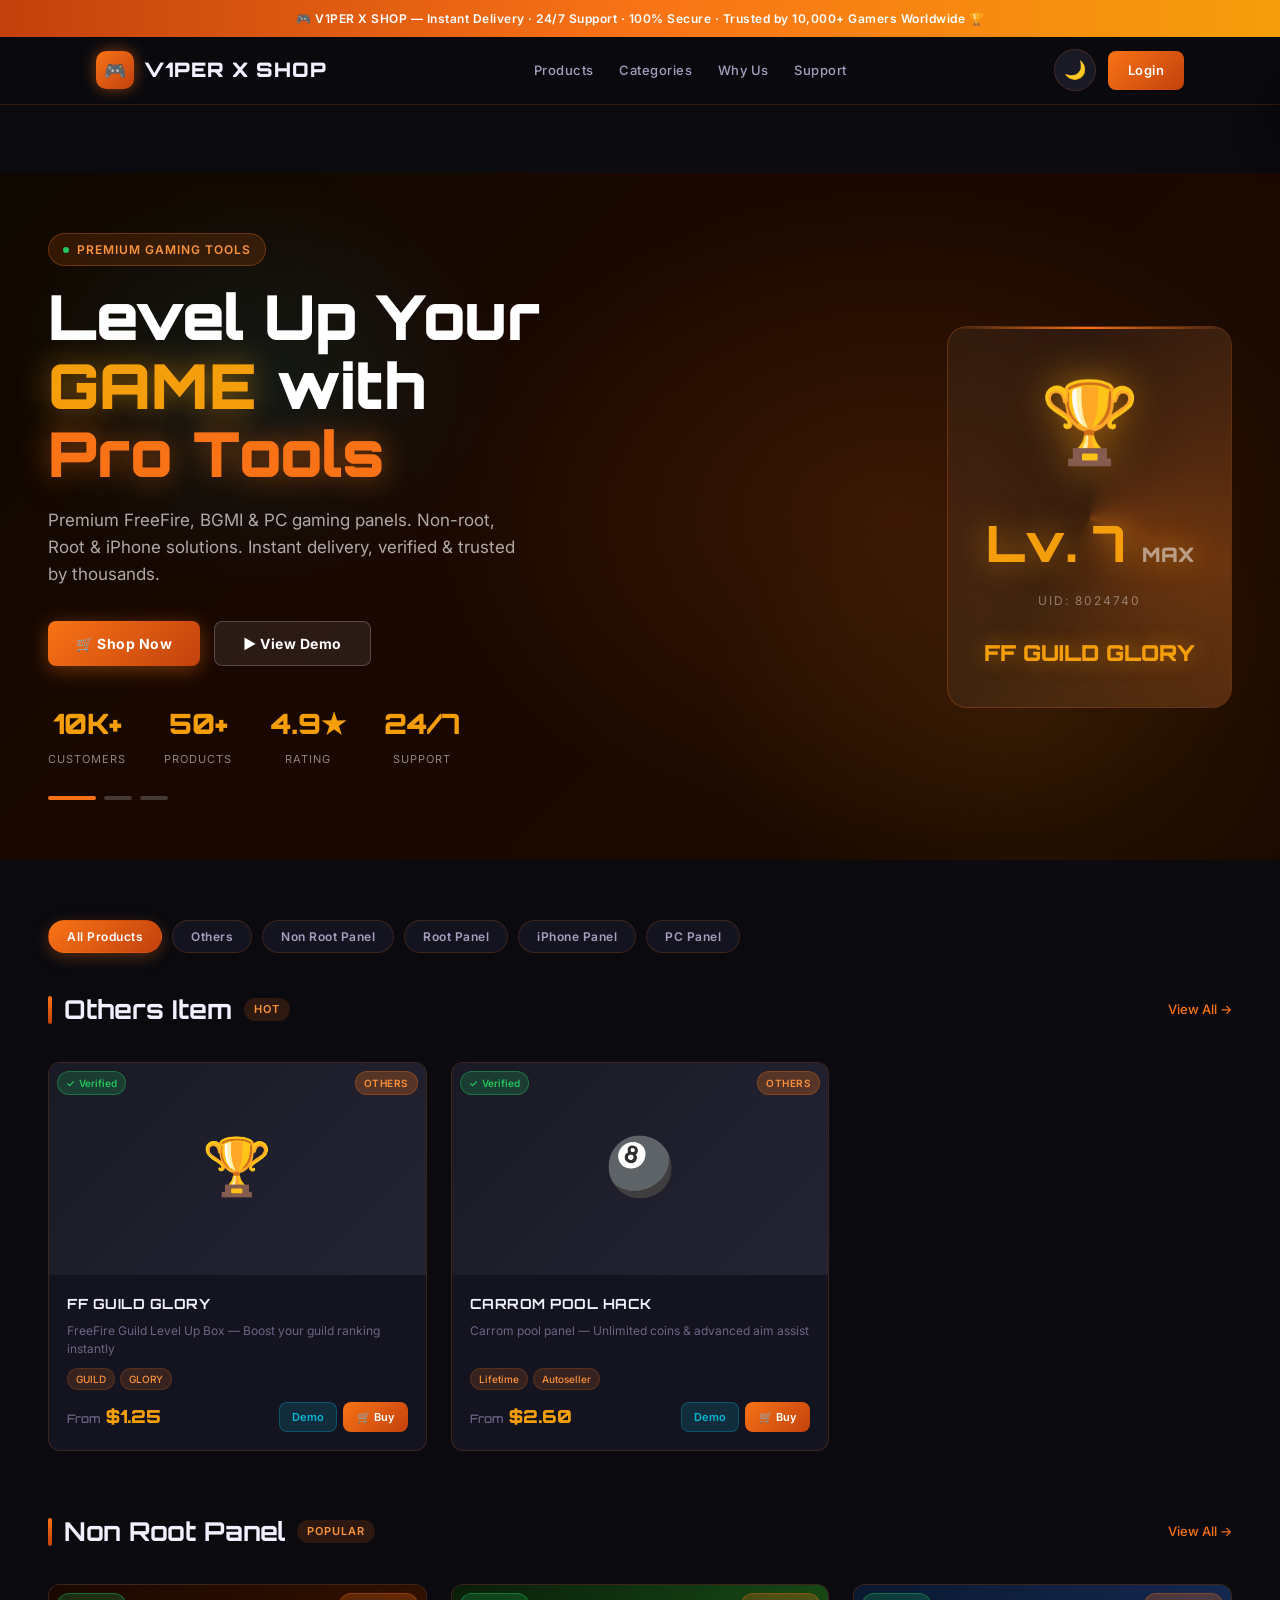
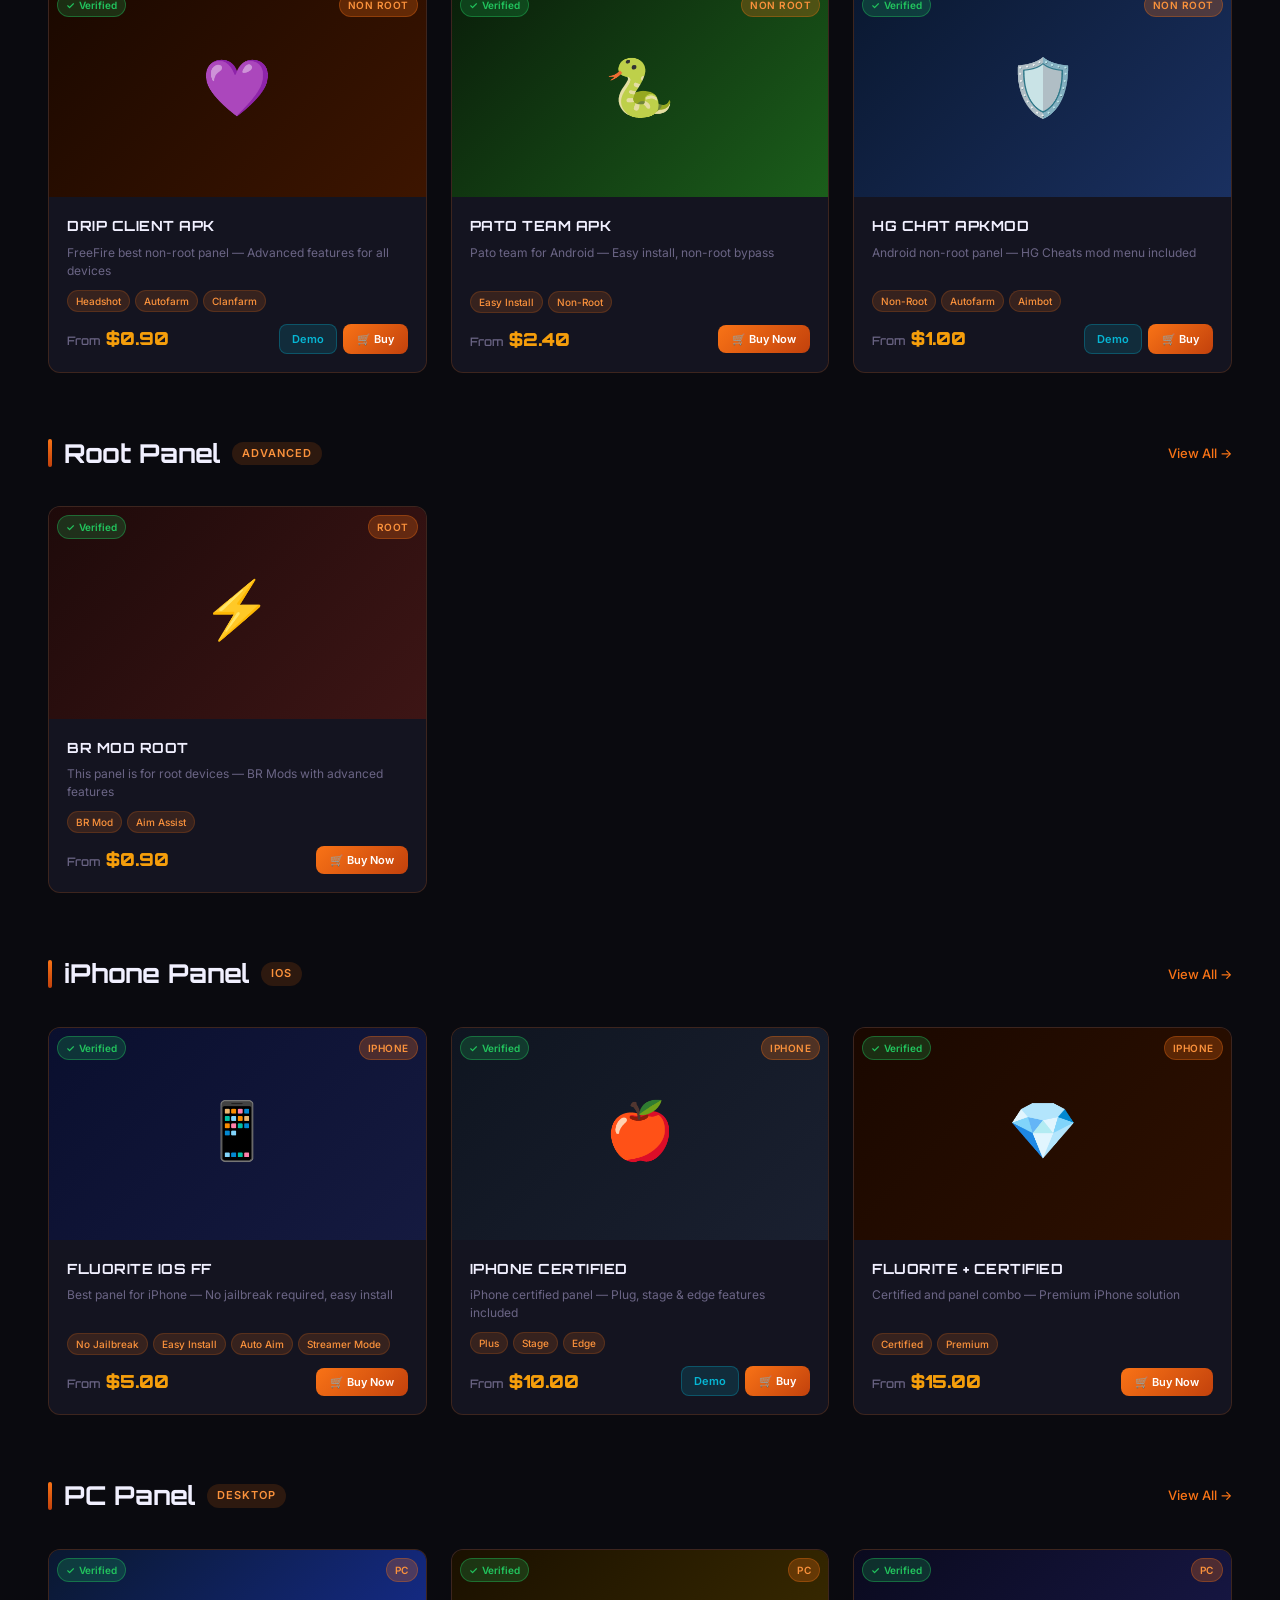
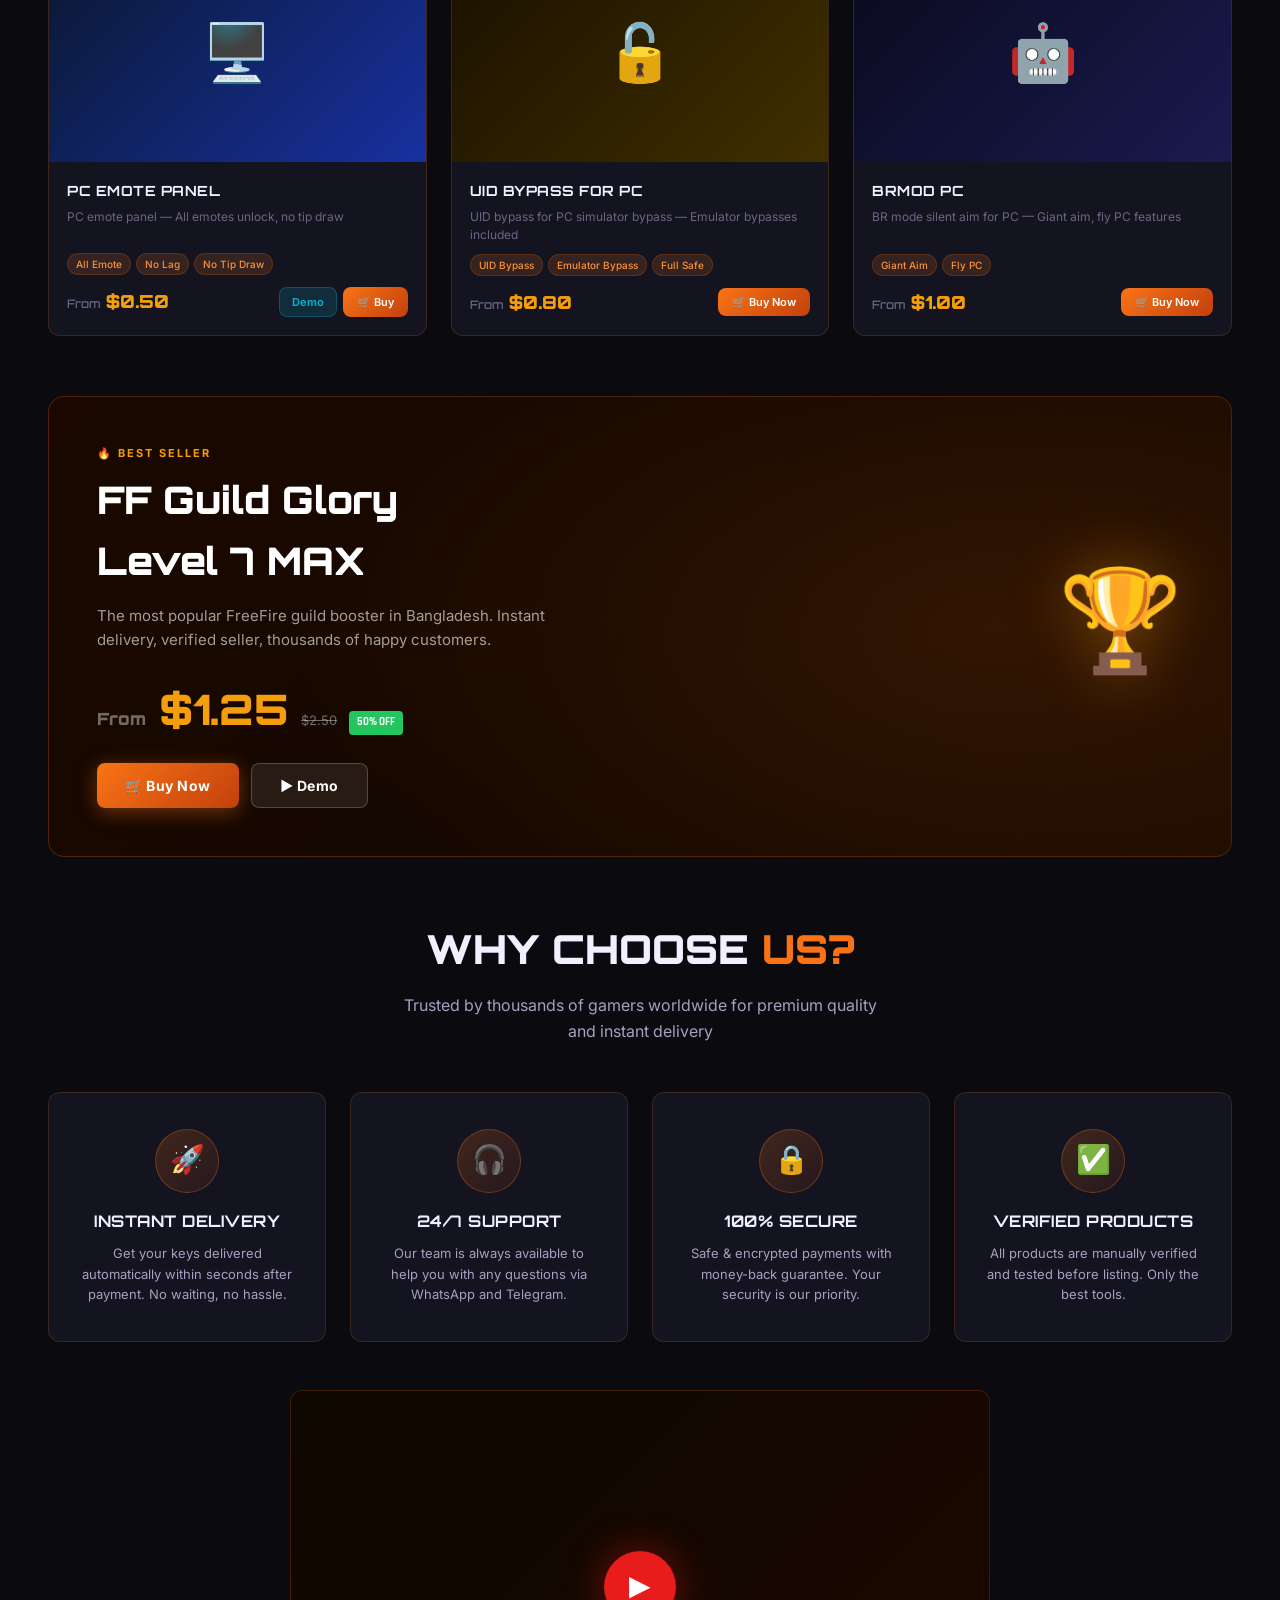
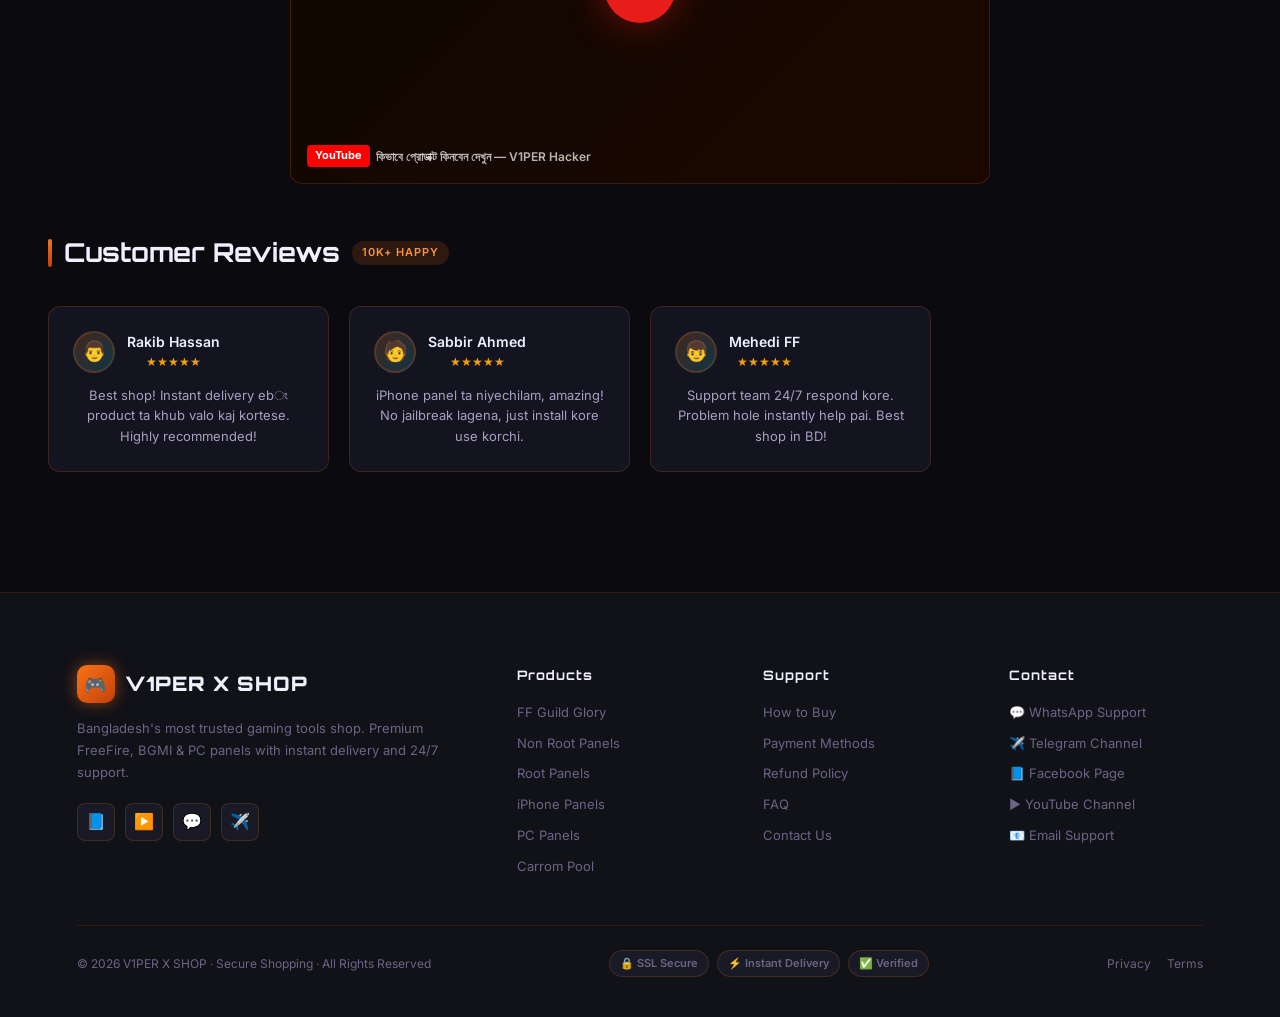
<file: index.html>
<!DOCTYPE html>
<html lang="en" data-theme="dark">
<head>

  <!-- ============================================================
       META & SEO
       — Title, charset, viewport change korte ekhane
  ============================================================ -->
  <meta charset="UTF-8" />
  <meta name="viewport" content="width=device-width, initial-scale=1.0" />
  <meta name="description" content="V1PER X SHOP — Premium FreeFire, BGMI & PC gaming tools. Instant delivery, 24/7 support, 100% verified." />
  <meta name="keywords" content="FreeFire panel, BGMI hack, non root panel, iphone panel, PC panel, gaming tools Bangladesh" />
  <title>V1PER X SHOP — Premium Gaming Tools</title>

  <!-- ============================================================
       FONTS
       — Google Fonts: Orbitron (headings), Rajdhani (body), Inter (UI)
       — Font change korte href er URL update koro
       — style.css e --font-head, --font-body, --font-ui variable update koro
  ============================================================ -->
  <link rel="preconnect" href="https://fonts.googleapis.com" />
  <link rel="preconnect" href="https://fonts.gstatic.com" crossorigin />
  <link href="https://fonts.googleapis.com/css2?family=Orbitron:wght@400;600;700;900&family=Rajdhani:wght@400;500;600;700&family=Inter:wght@300;400;500;600&display=swap" rel="stylesheet" />

  <!-- ============================================================
       STYLESHEET
       — Alada file: style.css
       — Sob color, layout, animation ekhane ache
  ============================================================ -->
  <link rel="stylesheet" href="assets/css/style.css" />

</head>
<body class="page-load">


  <!-- ============================================================
       SECTION 01: ANNOUNCEMENT BAR
       — Site er ekdom upore colored scrolling text bar
       — Text change korte ekhane text edit koro
       — Style change: style.css e .announce-bar dekho
  ============================================================ -->
  <div class="announce-bar">
    🎮 V1PER X SHOP — Instant Delivery · 24/7 Support · 100% Secure · Trusted by 10,000+ Gamers Worldwide 🏆
  </div>


  <!-- ============================================================
       SECTION 02: HEADER / NAVBAR
       — Fixed top header: Logo, Nav Links, Theme Toggle, Login
       — Logo text change: .logo span er andar
       — Nav links add/remove: <nav> er andar <a> tag
       — Mobile hamburger menu: #hamburger button
       — Login button: .btn-primary
  ============================================================ -->
 <div class="header-area">
   <header>

    <!-- Logo -->
    <a href="#" class="logo">
      <div class="logo-icon">🎮</div>  <!-- Icon change korte emoji ba <img> diye replace koro -->
      V1PER X SHOP                     <!-- Shop name -->
    </a>

    <!-- Desktop Navigation Links -->
    <nav>
      <a href="#products"   class="nav-link">Products</a>
      <a href="#categories" class="nav-link">Categories</a>
      <a href="#why"        class="nav-link">Why Us</a>
      <a href="#contact"    class="nav-link">Support</a>
      <!-- Notun nav link add korte: <a href="#section-id" class="nav-link">Name</a> -->
    </nav>

    <!-- Right Side Actions -->
    <div class="nav-actions">

      <!-- Dark/Light Mode Toggle Button -->
      <button class="theme-toggle" id="themeToggle" title="Toggle theme">🌙</button>

      <!-- Login Button -->
      <a href="auth/login.html" class="btn-primary log_btn" >Login</a>

      <!-- Hamburger (Mobile only, shown via CSS) -->
      <div class="hamburger" id="hamburger" aria-label="Menu">
        <span></span>
        <span></span>
        <span></span>
      </div>

    </div>
  </header>
 </div>


  <!-- ============================================================
       MOBILE MENU
       — Hamburger click korle dropdown khulbe
       — Links same as desktop nav
       — closeMobile() function: script.js e ache
  ============================================================ -->
  <div class="mobile-menu" id="mobileMenu">
    <a href="#products"   class="nav-link" onclick="closeMobile()">🎮 Products</a>
    <a href="#categories" class="nav-link" onclick="closeMobile()">📂 Categories</a>
    <a href="#why"        class="nav-link" onclick="closeMobile()">⭐ Why Us</a>
    <a href="#contact"    class="nav-link" onclick="closeMobile()">💬 Support</a>
    <a class="btn-primary log_btn_mobile" style="width:100%; padding:12px;" href="auth/login.html">
      Login
    </a>
  </div>


  <!-- ============================================================
       SECTION 03: HERO / BANNER
       — Homepage er main big banner
       — Left: Badge, Title, Description, Buttons, Stats
       — Right: Animated card visual (Lv.7 trophy card)
       — Background particles: JS diye inject hoy (#particles)
       — Hero customize: style.css e /* 09. HERO SECTION */ dekho
  ============================================================ -->
  <section class="hero" id="home">

    <!-- Background radial glow effect -->
    <div class="hero-bg"></div>

    <!-- Floating particle dots (filled by JS) -->
    <div class="hero-particles" id="particles"></div>

    <div class="hero-content">

      <!-- LEFT: Hero Text Content -->
      <div class="hero-text">

        <!-- Small pill badge -->
        <div class="hero-badge">
          <span class="badge-dot"></span>
          Premium Gaming Tools  <!-- Badge text change koro ekhane -->
        </div>

        <!-- Main heading — .accent .accent2 = colored words -->
        <h1 class="hero-title">
          Level Up Your<br />
          <span class="accent">GAME</span> with<br />
          <span class="accent2">Pro Tools</span>
          <!-- Colors: style.css e .hero-title .accent / .accent2 dekho -->
        </h1>

        <!-- Hero description paragraph -->
        <p class="hero-desc">
          Premium FreeFire, BGMI & PC gaming panels. Non-root, Root & iPhone solutions.
          Instant delivery, verified & trusted by thousands.
        </p>

        <!-- Call-to-action buttons -->
        <div class="hero-actions">
          <button class="btn-hero btn-hero-primary" onclick="document.getElementById('products').scrollIntoView({behavior:'smooth'})">
            🛒 Shop Now
          </button>
          <button class="btn-hero btn-hero-secondary" onclick="notify('Demo loaded!')">
            ▶ View Demo
          </button>
        </div>

        <!-- Stats row (10K+, 50+, etc.) -->
        <div class="hero-stats">
          <div class="stat"><span class="stat-num">10K+</span><span class="stat-label">Customers</span></div>
          <div class="stat"><span class="stat-num">50+</span><span class="stat-label">Products</span></div>
          <div class="stat"><span class="stat-num">4.9★</span><span class="stat-label">Rating</span></div>
          <div class="stat"><span class="stat-num">24/7</span><span class="stat-label">Support</span></div>
          <!-- Notun stat: <div class="stat"><span class="stat-num">XX</span><span class="stat-label">Label</span></div> -->
        </div>

        <!-- Slider indicator dots (auto-animated by JS) -->
        <div class="hero-dots">
          <div class="dot active"></div>
          <div class="dot"></div>
          <div class="dot"></div>
        </div>

      </div>
      <!-- END: Hero Text Content -->


      <!-- RIGHT: Hero Visual Card -->
      <div class="hero-visual">
        <div class="hero-card-visual">
          <div class="glowing-ring"></div>
          <div class="hero-trophy">🏆</div>
          <div class="hero-level">Lv. 7 <span>MAX</span></div>
          <div class="hero-uid">UID: 8024740</div><!-- UID number change koro -->
          <br />
          <div style="font-family:var(--font-head); font-size:22px; color:#f59e0b; font-weight:900; text-shadow: 0 0 20px rgba(245,158,11,0.5);">
            FF GUILD GLORY <!-- Featured game name -->
          </div>
        </div>
      </div>
      <!-- END: Hero Visual Card -->

    </div>
  </section>
  <!-- END: HERO SECTION -->


  <!-- ============================================================
       MAIN CONTENT WRAPPER
       — Max-width 1400px centered container
       — Sob product section ekhane
  ============================================================ -->
  <main>


    <!-- ============================================================
         SECTION 04: CATEGORY FILTER NAV
         — Product filter buttons
         — filterCat() function: script.js e ache
         — Notun category: button add koro + product card e data-category match koro
    ============================================================ -->
    <div class="cat-nav" id="categories">
      <button class="cat-btn active" onclick="filterCat(this, 'all')">All Products</button>
      <button class="cat-btn"        onclick="filterCat(this, 'others')">Others</button>
      <button class="cat-btn"        onclick="filterCat(this, 'nonroot')">Non Root Panel</button>
      <button class="cat-btn"        onclick="filterCat(this, 'root')">Root Panel</button>
      <button class="cat-btn"        onclick="filterCat(this, 'iphone')">iPhone Panel</button>
      <button class="cat-btn"        onclick="filterCat(this, 'pc')">PC Panel</button>
    </div>


    <!-- ============================================================
         SECTION 05: PRODUCTS
         — Notun product card add kore product-grid er andar
         — data-category = filter key (notun category o add korte parbe)
         — Card structure:
             .card-img       → product image/emoji
             .card-verified  → verified badge
             .card-category  → category label
             .card-title     → product name
             .card-desc      → short description
             .card-tags      → feature tags
             .card-price     → price
             .card-btns      → demo + buy buttons
    ============================================================ -->
    <div id="products">


      <!-- ── OTHERS ITEM ── -->
      <div class="section-header" data-cat="others">
        <div class="section-title">Others Item <span class="section-badge">Hot</span></div>
        <a href="#" class="see-all">View All →</a>
      </div>

      <div class="product-grid" data-cat="others">

        <!-- Product Card: FF Guild Glory -->
        <div class="product-card" data-category="others">
          <div class="card-img">
            <div class="card-img-inner">🏆</div><!-- Emoji ba <img src=""> diye replace koro -->
            <div class="card-verified">Verified</div>
            <div class="card-category">Others</div>
          </div>
          <div class="card-body">
            <div class="card-title">FF GUILD GLORY</div>
            <div class="card-desc">FreeFire Guild Level Up Box — Boost your guild ranking instantly</div>
            <div class="card-tags">
              <span class="tag">GUILD</span>
              <span class="tag">GLORY</span>
            </div>
            <div class="card-footer">
              <div class="card-price"><span>From</span> $1.25</div>
              <div class="card-btns">
                <button class="btn-demo" onclick="notify('Demo opened!')">Demo</button>
                <button class="btn-buy"  onclick="notify('Added to cart! 🛒')">🛒 Buy</button>
              </div>
            </div>
          </div>
        </div>
        <!-- END: FF Guild Glory -->

        <!-- Product Card: Carrom Pool Hack -->
        <div class="product-card" data-category="others">
          <div class="card-img">
            <div class="card-img-inner">🎱</div>
            <div class="card-verified">Verified</div>
            <div class="card-category">Others</div>
          </div>
          <div class="card-body">
            <div class="card-title">CARROM POOL HACK</div>
            <div class="card-desc">Carrom pool panel — Unlimited coins & advanced aim assist</div>
            <div class="card-tags">
              <span class="tag">Lifetime</span>
              <span class="tag">Autoseller</span>
            </div>
            <div class="card-footer">
              <div class="card-price"><span>From</span> $2.60</div>
              <div class="card-btns">
                <button class="btn-demo" onclick="notify('Demo opened!')">Demo</button>
                <button class="btn-buy"  onclick="notify('Added to cart! 🛒')">🛒 Buy</button>
              </div>
            </div>
          </div>
        </div>
        <!-- END: Carrom Pool Hack -->

        <!-- 
          ✏️ NOTUN PRODUCT ADD KORTE COPY KORO:
          <div class="product-card" data-category="others">
            <div class="card-img">
              <div class="card-img-inner">EMOJI_BA_IMG</div>
              <div class="card-verified">Verified</div>
              <div class="card-category">Others</div>
            </div>
            <div class="card-body">
              <div class="card-title">PRODUCT NAME</div>
              <div class="card-desc">Short description here</div>
              <div class="card-tags">
                <span class="tag">Tag1</span>
                <span class="tag">Tag2</span>
              </div>
              <div class="card-footer">
                <div class="card-price"><span>From</span> $0.00</div>
                <div class="card-btns">
                  <button class="btn-demo" onclick="notify('Demo opened!')">Demo</button>
                  <button class="btn-buy"  onclick="notify('Added to cart! 🛒')">🛒 Buy</button>
                </div>
              </div>
            </div>
          </div>
        -->

      </div>
      <!-- END: OTHERS GRID -->


      <!-- ── NON ROOT PANEL ── -->
      <div class="section-header" data-cat="nonroot">
        <div class="section-title">Non Root Panel <span class="section-badge">Popular</span></div>
        <a href="#" class="see-all">View All →</a>
      </div>

      <div class="product-grid" data-cat="nonroot">

        <!-- Product Card: Drip Client APK -->
        <div class="product-card" data-category="nonroot">
          <div class="card-img">
            <div class="card-img-inner" style="background: linear-gradient(135deg, #1a0800, #3d1500);">💜</div>
            <div class="card-verified">Verified</div>
            <div class="card-category">Non Root</div>
          </div>
          <div class="card-body">
            <div class="card-title">DRIP CLIENT APK</div>
            <div class="card-desc">FreeFire best non-root panel — Advanced features for all devices</div>
            <div class="card-tags">
              <span class="tag">Headshot</span>
              <span class="tag">Autofarm</span>
              <span class="tag">Clanfarm</span>
            </div>
            <div class="card-footer">
              <div class="card-price"><span>From</span> $0.90</div>
              <div class="card-btns">
                <button class="btn-demo" onclick="notify('Demo opened!')">Demo</button>
                <button class="btn-buy"  onclick="notify('Added to cart! 🛒')">🛒 Buy</button>
              </div>
            </div>
          </div>
        </div>

        <!-- Product Card: Pato Team APK -->
        <div class="product-card" data-category="nonroot">
          <div class="card-img">
            <div class="card-img-inner" style="background: linear-gradient(135deg, #0a1e0a, #1b5e1b);">🐍</div>
            <div class="card-verified">Verified</div>
            <div class="card-category">Non Root</div>
          </div>
          <div class="card-body">
            <div class="card-title">PATO TEAM APK</div>
            <div class="card-desc">Pato team for Android — Easy install, non-root bypass</div>
            <div class="card-tags">
              <span class="tag">Easy Install</span>
              <span class="tag">Non-Root</span>
            </div>
            <div class="card-footer">
              <div class="card-price"><span>From</span> $2.40</div>
              <div class="card-btns">
                <button class="btn-buy" style="width:100%; justify-content:center;" onclick="notify('Added to cart! 🛒')">🛒 Buy Now</button>
              </div>
            </div>
          </div>
        </div>

        <!-- Product Card: HG Chat APKMod -->
        <div class="product-card" data-category="nonroot">
          <div class="card-img">
            <div class="card-img-inner" style="background: linear-gradient(135deg, #0a1830, #1a3060);">🛡️</div>
            <div class="card-verified">Verified</div>
            <div class="card-category">Non Root</div>
          </div>
          <div class="card-body">
            <div class="card-title">HG CHAT APKMOD</div>
            <div class="card-desc">Android non-root panel — HG Cheats mod menu included</div>
            <div class="card-tags">
              <span class="tag">Non-Root</span>
              <span class="tag">Autofarm</span>
              <span class="tag">Aimbot</span>
            </div>
            <div class="card-footer">
              <div class="card-price"><span>From</span> $1.00</div>
              <div class="card-btns">
                <button class="btn-demo" onclick="notify('Demo opened!')">Demo</button>
                <button class="btn-buy"  onclick="notify('Added to cart! 🛒')">🛒 Buy</button>
              </div>
            </div>
          </div>
        </div>

      </div>
      <!-- END: NON ROOT GRID -->


      <!-- ── ROOT PANEL ── -->
      <div class="section-header" data-cat="root">
        <div class="section-title">Root Panel <span class="section-badge">Advanced</span></div>
        <a href="#" class="see-all">View All →</a>
      </div>

      <div class="product-grid" data-cat="root">

        <!-- Product Card: BR Mod Root -->
        <div class="product-card" data-category="root">
          <div class="card-img">
            <div class="card-img-inner" style="background: linear-gradient(135deg, #1e0a0a, #3d1515);">⚡</div>
            <div class="card-verified">Verified</div>
            <div class="card-category">Root</div>
          </div>
          <div class="card-body">
            <div class="card-title">BR MOD ROOT</div>
            <div class="card-desc">This panel is for root devices — BR Mods with advanced features</div>
            <div class="card-tags">
              <span class="tag">BR Mod</span>
              <span class="tag">Aim Assist</span>
            </div>
            <div class="card-footer">
              <div class="card-price"><span>From</span> $0.90</div>
              <div class="card-btns">
                <button class="btn-buy" style="width:100%; justify-content:center;" onclick="notify('Added to cart! 🛒')">🛒 Buy Now</button>
              </div>
            </div>
          </div>
        </div>

      </div>
      <!-- END: ROOT GRID -->


      <!-- ── IPHONE PANEL ── -->
      <div class="section-header" data-cat="iphone">
        <div class="section-title">iPhone Panel <span class="section-badge">iOS</span></div>
        <a href="#" class="see-all">View All →</a>
      </div>

      <div class="product-grid" data-cat="iphone">

        <!-- Product Card: Fluorite iOS FF -->
        <div class="product-card" data-category="iphone">
          <div class="card-img">
            <div class="card-img-inner" style="background: linear-gradient(135deg, #0a0f2e, #151a40);">📱</div>
            <div class="card-verified">Verified</div>
            <div class="card-category">iPhone</div>
          </div>
          <div class="card-body">
            <div class="card-title">FLUORITE IOS FF</div>
            <div class="card-desc">Best panel for iPhone — No jailbreak required, easy install</div>
            <div class="card-tags">
              <span class="tag">No Jailbreak</span>
              <span class="tag">Easy Install</span>
              <span class="tag">Auto Aim</span>
              <span class="tag">Streamer Mode</span>
            </div>
            <div class="card-footer">
              <div class="card-price"><span>From</span> $5.00</div>
              <div class="card-btns">
                <button class="btn-buy" style="width:100%; justify-content:center;" onclick="notify('Added to cart! 🛒')">🛒 Buy Now</button>
              </div>
            </div>
          </div>
        </div>

        <!-- Product Card: iPhone Certified -->
        <div class="product-card" data-category="iphone">
          <div class="card-img">
            <div class="card-img-inner" style="background: linear-gradient(135deg, #0f1520, #1a2030);">🍎</div>
            <div class="card-verified">Verified</div>
            <div class="card-category">iPhone</div>
          </div>
          <div class="card-body">
            <div class="card-title">IPHONE CERTIFIED</div>
            <div class="card-desc">iPhone certified panel — Plug, stage & edge features included</div>
            <div class="card-tags">
              <span class="tag">Plus</span>
              <span class="tag">Stage</span>
              <span class="tag">Edge</span>
            </div>
            <div class="card-footer">
              <div class="card-price"><span>From</span> $10.00</div>
              <div class="card-btns">
                <button class="btn-demo" onclick="notify('Demo opened!')">Demo</button>
                <button class="btn-buy"  onclick="notify('Added to cart! 🛒')">🛒 Buy</button>
              </div>
            </div>
          </div>
        </div>

        <!-- Product Card: Fluorite + Certified -->
        <div class="product-card" data-category="iphone">
          <div class="card-img">
            <div class="card-img-inner" style="background: linear-gradient(135deg, #1a0800, #2e1000);">💎</div>
            <div class="card-verified">Verified</div>
            <div class="card-category">iPhone</div>
          </div>
          <div class="card-body">
            <div class="card-title">FLUORITE + CERTIFIED</div>
            <div class="card-desc">Certified and panel combo — Premium iPhone solution</div>
            <div class="card-tags">
              <span class="tag">Certified</span>
              <span class="tag">Premium</span>
            </div>
            <div class="card-footer">
              <div class="card-price"><span>From</span> $15.00</div>
              <div class="card-btns">
                <button class="btn-buy" style="width:100%; justify-content:center;" onclick="notify('Added to cart! 🛒')">🛒 Buy Now</button>
              </div>
            </div>
          </div>
        </div>

      </div>
      <!-- END: IPHONE GRID -->


      <!-- ── PC PANEL ── -->
      <div class="section-header" data-cat="pc">
        <div class="section-title">PC Panel <span class="section-badge">Desktop</span></div>
        <a href="#" class="see-all">View All →</a>
      </div>

      <div class="product-grid" data-cat="pc">

        <!-- Product Card: PC Emote Panel -->
        <div class="product-card" data-category="pc">
          <div class="card-img">
            <div class="card-img-inner" style="background: linear-gradient(135deg, #0a1830, #1830a0);">🖥️</div>
            <div class="card-verified">Verified</div>
            <div class="card-category">PC</div>
          </div>
          <div class="card-body">
            <div class="card-title">PC EMOTE PANEL</div>
            <div class="card-desc">PC emote panel — All emotes unlock, no tip draw</div>
            <div class="card-tags">
              <span class="tag">All Emote</span>
              <span class="tag">No Lag</span>
              <span class="tag">No Tip Draw</span>
            </div>
            <div class="card-footer">
              <div class="card-price"><span>From</span> $0.50</div>
              <div class="card-btns">
                <button class="btn-demo" onclick="notify('Demo opened!')">Demo</button>
                <button class="btn-buy"  onclick="notify('Added to cart! 🛒')">🛒 Buy</button>
              </div>
            </div>
          </div>
        </div>

        <!-- Product Card: UID Bypass for PC -->
        <div class="product-card" data-category="pc">
          <div class="card-img">
            <div class="card-img-inner" style="background: linear-gradient(135deg, #1a1000, #403000);">🔓</div>
            <div class="card-verified">Verified</div>
            <div class="card-category">PC</div>
          </div>
          <div class="card-body">
            <div class="card-title">UID BYPASS FOR PC</div>
            <div class="card-desc">UID bypass for PC simulator bypass — Emulator bypasses included</div>
            <div class="card-tags">
              <span class="tag">UID Bypass</span>
              <span class="tag">Emulator Bypass</span>
              <span class="tag">Full Safe</span>
            </div>
            <div class="card-footer">
              <div class="card-price"><span>From</span> $0.80</div>
              <div class="card-btns">
                <button class="btn-buy" style="width:100%; justify-content:center;" onclick="notify('Added to cart! 🛒')">🛒 Buy Now</button>
              </div>
            </div>
          </div>
        </div>

        <!-- Product Card: BRMOD PC -->
        <div class="product-card" data-category="pc">
          <div class="card-img">
            <div class="card-img-inner" style="background: linear-gradient(135deg, #0a0a1e, #1a1a4e);">🤖</div>
            <div class="card-verified">Verified</div>
            <div class="card-category">PC</div>
          </div>
          <div class="card-body">
            <div class="card-title">BRMOD PC</div>
            <div class="card-desc">BR mode silent aim for PC — Giant aim, fly PC features</div>
            <div class="card-tags">
              <span class="tag">Giant Aim</span>
              <span class="tag">Fly PC</span>
            </div>
            <div class="card-footer">
              <div class="card-price"><span>From</span> $1.00</div>
              <div class="card-btns">
                <button class="btn-buy" style="width:100%; justify-content:center;" onclick="notify('Added to cart! 🛒')">🛒 Buy Now</button>
              </div>
            </div>
          </div>
        </div>

      </div>
      <!-- END: PC GRID -->


    </div>
    <!-- END: #products -->


    <!-- ============================================================
         SECTION 06: FEATURED BANNER
         — Best seller highlighted banner
         — Title, price, description, buttons change koro ekhane
         — Style: style.css e /* 14. FEATURED BANNER */ dekho
    ============================================================ -->
    <div class="featured-banner" id="why">

      <div class="featured-content">
        <div class="featured-label">🔥 Best Seller</div>
        <div class="featured-title">FF Guild Glory<br />Level 7 MAX</div>
        <div class="featured-desc">
          The most popular FreeFire guild booster in Bangladesh.
          Instant delivery, verified seller, thousands of happy customers.
        </div>

        <!-- Price row with old price + discount badge -->
        <div style="display:flex; align-items:baseline; gap:12px; margin-bottom:20px;">
          <div class="featured-price"><span>From</span> $1.25</div>
          <div style="font-family:var(--font-ui); font-size:13px; color:rgba(255,255,255,0.4); text-decoration:line-through;">$2.50</div>
          <div style="background:#22c55e; color:#fff; font-size:11px; font-weight:700; padding:3px 8px; border-radius:4px;">50% OFF</div>
        </div>

        <div style="display:flex; gap:12px; flex-wrap:wrap;">
          <button class="btn-hero btn-hero-primary"   onclick="notify('Added to cart! 🛒')">🛒 Buy Now</button>
          <button class="btn-hero btn-hero-secondary" onclick="notify('Demo opened!')">▶ Demo</button>
        </div>
      </div>

      <!-- Bouncing visual emoji (right side) -->
      <div class="featured-visual">🏆</div><!-- Emoji change koro ekhane -->

    </div>
    <!-- END: FEATURED BANNER -->


    <!-- ============================================================
         SECTION 07: WHY CHOOSE US
         — Heading, subtitle, feature cards, video, testimonials
         — Style: style.css e /* 15. WHY CHOOSE US */ dekho
    ============================================================ -->
    <div class="why-section">

      <h2 class="why-title">WHY CHOOSE <span class="highlight">US?</span></h2>
      <p class="why-subtitle">Trusted by thousands of gamers worldwide for premium quality and instant delivery</p>

      <!-- Feature Cards Grid (4 cards) -->
      <div class="features-grid">

        <!-- Feature: Instant Delivery -->
        <div class="feature-card">
          <div class="feature-icon">🚀</div>
          <div class="feature-title">INSTANT DELIVERY</div>
          <div class="feature-desc">Get your keys delivered automatically within seconds after payment. No waiting, no hassle.</div>
        </div>

        <!-- Feature: 24/7 Support -->
        <div class="feature-card">
          <div class="feature-icon">🎧</div>
          <div class="feature-title">24/7 SUPPORT</div>
          <div class="feature-desc">Our team is always available to help you with any questions via WhatsApp and Telegram.</div>
        </div>

        <!-- Feature: 100% Secure -->
        <div class="feature-card">
          <div class="feature-icon">🔒</div>
          <div class="feature-title">100% SECURE</div>
          <div class="feature-desc">Safe & encrypted payments with money-back guarantee. Your security is our priority.</div>
        </div>

        <!-- Feature: Verified Products -->
        <div class="feature-card">
          <div class="feature-icon">✅</div>
          <div class="feature-title">VERIFIED PRODUCTS</div>
          <div class="feature-desc">All products are manually verified and tested before listing. Only the best tools.</div>
        </div>

        <!--
          ✏️ NOTUN FEATURE CARD ADD KORTE:
          <div class="feature-card">
            <div class="feature-icon">EMOJI</div>
            <div class="feature-title">TITLE</div>
            <div class="feature-desc">Description text here.</div>
          </div>
        -->

      </div>
      <!-- END: Feature Cards -->


      <!-- ── YouTube Video ── -->
      <!-- Real YouTube embed er jonno onclick er bodole <iframe> use koro -->
      <div class="video-wrapper" onclick="notify('Opening YouTube tutorial...')">
        <div class="video-play">▶</div>
        <div class="video-label">
          <span class="yt-badge">YouTube</span>
          কিভাবে প্রোডাক্ট কিনবেন দেখুন — V1PER Hacker
          <!-- Video title change koro ekhane -->
        </div>
      </div>


      <!-- ── Testimonials / Customer Reviews ── -->
      <div class="section-header">
        <div class="section-title">Customer Reviews <span class="section-badge">10K+ Happy</span></div>
      </div>

      <div class="testimonials-grid">

        <!-- Review 1 -->
        <div class="testimonial-card">
          <div class="t-header">
            <div class="t-avatar">👨</div>
            <div>
              <div class="t-name">Rakib Hassan</div>
              <div class="t-stars">★★★★★</div>
            </div>
          </div>
          <div class="t-text">Best shop! Instant delivery ebং product ta khub valo kaj kortese. Highly recommended!</div>
        </div>

        <!-- Review 2 -->
        <div class="testimonial-card">
          <div class="t-header">
            <div class="t-avatar">🧑</div>
            <div>
              <div class="t-name">Sabbir Ahmed</div>
              <div class="t-stars">★★★★★</div>
            </div>
          </div>
          <div class="t-text">iPhone panel ta niyechilam, amazing! No jailbreak lagena, just install kore use korchi.</div>
        </div>

        <!-- Review 3 -->
        <div class="testimonial-card">
          <div class="t-header">
            <div class="t-avatar">👦</div>
            <div>
              <div class="t-name">Mehedi FF</div>
              <div class="t-stars">★★★★★</div>
            </div>
          </div>
          <div class="t-text">Support team 24/7 respond kore. Problem hole instantly help pai. Best shop in BD!</div>
        </div>

        <!--
          ✏️ NOTUN REVIEW ADD KORTE:
          <div class="testimonial-card">
            <div class="t-header">
              <div class="t-avatar">EMOJI</div>
              <div>
                <div class="t-name">Customer Name</div>
                <div class="t-stars">★★★★★</div>
              </div>
            </div>
            <div class="t-text">Review text here.</div>
          </div>
        -->

      </div>
      <!-- END: Testimonials -->

    </div>
    <!-- END: WHY CHOOSE US -->


  </main>
  <!-- END: MAIN CONTENT -->


  <!-- ============================================================
       SECTION 08: FOOTER
       — Brand, Product links, Support links, Contact links
       — Social icons, Copyright, Badge row
       — Style: style.css e /* 19. FOOTER */ dekho
  ============================================================ -->
  <footer id="contact">

    <div class="footer-grid">

      <!-- Footer Brand Column -->
      <div class="footer-brand">
        <div class="logo" style="margin-bottom:14px;">
          <div class="logo-icon">🎮</div>
          V1PER X SHOP
        </div>
        <p class="footer-desc">
          Bangladesh's most trusted gaming tools shop. Premium FreeFire, BGMI & PC panels
          with instant delivery and 24/7 support.
        </p>
        <!-- Social Icons — href link add koro -->
        <div class="social-links">
          <div class="social-link" onclick="notify('Opening Facebook...')"  title="Facebook">📘</div>
          <div class="social-link" onclick="notify('Opening YouTube...')"   title="YouTube">▶️</div>
          <div class="social-link" onclick="notify('Opening WhatsApp...')"  title="WhatsApp">💬</div>
          <div class="social-link" onclick="notify('Opening Telegram...')"  title="Telegram">✈️</div>
        </div>
      </div>

      <!-- Products Column -->
      <div>
        <div class="footer-col-title">Products</div>
        <div class="footer-links">
          <div class="footer-link">FF Guild Glory</div>
          <div class="footer-link">Non Root Panels</div>
          <div class="footer-link">Root Panels</div>
          <div class="footer-link">iPhone Panels</div>
          <div class="footer-link">PC Panels</div>
          <div class="footer-link">Carrom Pool</div>
        </div>
      </div>

      <!-- Support Column -->
      <div>
        <div class="footer-col-title">Support</div>
        <div class="footer-links">
          <div class="footer-link">How to Buy</div>
          <div class="footer-link">Payment Methods</div>
          <div class="footer-link">Refund Policy</div>
          <div class="footer-link">FAQ</div>
          <div class="footer-link">Contact Us</div>
        </div>
      </div>

      <!-- Contact Column -->
      <div>
        <div class="footer-col-title">Contact</div>
        <div class="footer-links">
          <div class="footer-link">💬 WhatsApp Support</div>
          <div class="footer-link">✈️ Telegram Channel</div>
          <div class="footer-link">📘 Facebook Page</div>
          <div class="footer-link">▶️ YouTube Channel</div>
          <div class="footer-link">📧 Email Support</div>
        </div>
      </div>

    </div>

    <!-- Footer Bottom Bar -->
    <div class="footer-bottom">
      <div class="footer-copy">© 2026 V1PER X SHOP · Secure Shopping · All Rights Reserved</div>
      <div class="footer-badges">
        <div class="footer-badge">🔒 SSL Secure</div>
        <div class="footer-badge">⚡ Instant Delivery</div>
        <div class="footer-badge">✅ Verified</div>
      </div>
      <div class="footer-copy" style="display:flex; gap:16px;">
        <a href="#" style="color:var(--text3);">Privacy</a>
        <a href="#" style="color:var(--text3);">Terms</a>
      </div>
    </div>

  </footer>
  <!-- END: FOOTER -->


  <!-- ============================================================
       SCROLL TO TOP BUTTON
       — .visible class scroll e JS diye toggle hoy
  ============================================================ -->
  <button class="scroll-top" id="scrollTop" aria-label="Scroll to top">↑</button>


  <!-- ============================================================
       NOTIFICATION TOAST
       — notify('message') call korle ekhane dekhay
  ============================================================ -->
  <div class="notification" id="notification">
    <span class="notification-icon">✅</span>
    <span id="notifText">Done!</span>
  </div>


  <!-- ============================================================
       JAVASCRIPT
       — Alada file: script.js
       — Theme toggle, mobile menu, particles, filter, reveal
  ============================================================ -->
  <script src="assets/js/script.js"></script>

</body>
</html>
</file>
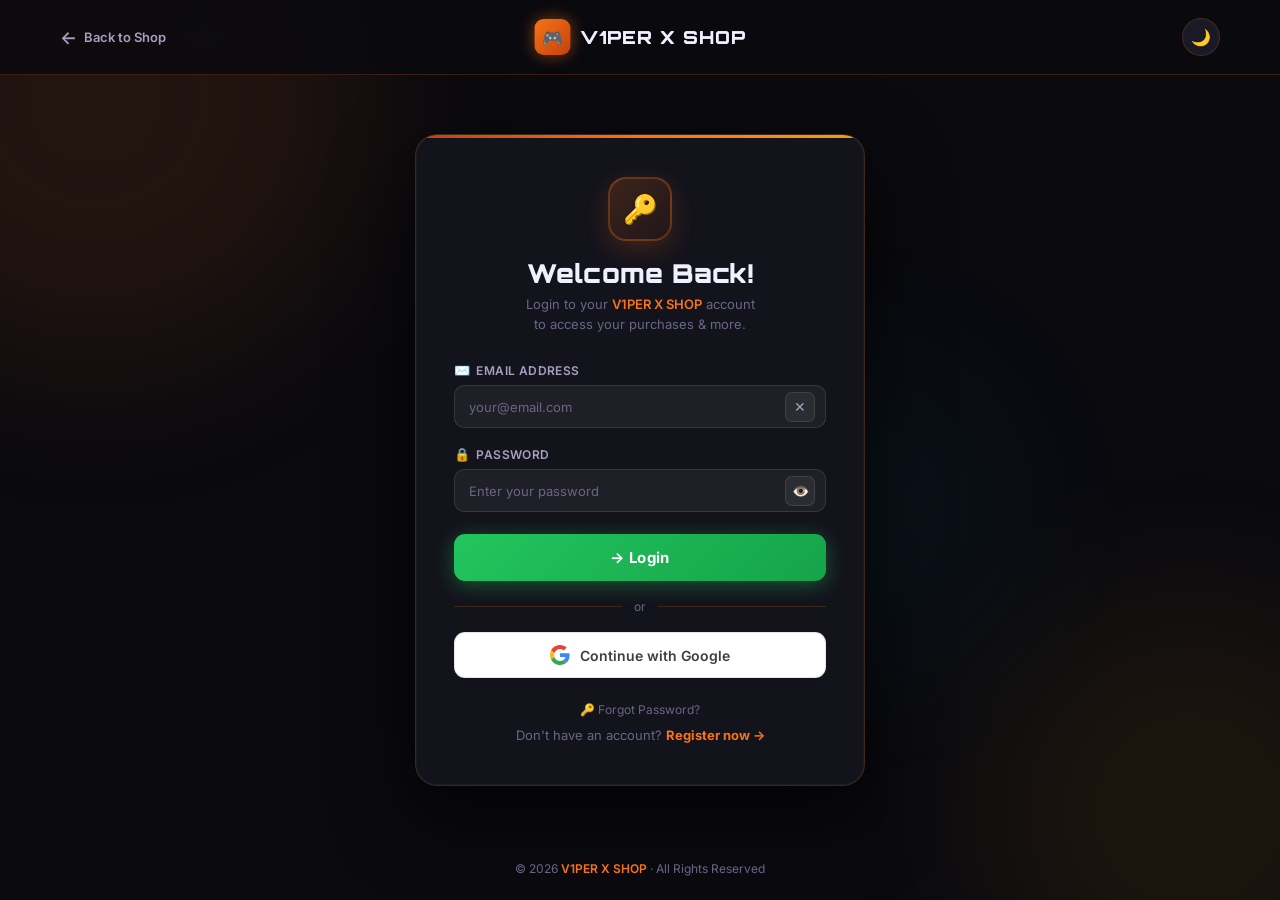
<file: auth/login.html>
<!DOCTYPE html>
<html lang="en" data-theme="dark">
<head>

  <!-- ============================================================
       META
       — Title, description change korte ekhane edit koro
  ============================================================ -->
  <meta charset="UTF-8" />
  <meta name="viewport" content="width=device-width, initial-scale=1.0" />
  <meta name="description" content="V1PER X SHOP — Login to your account" />
  <title>Login — V1PER X SHOP</title>

  <!-- ============================================================
       FONTS
       — Google Fonts: Orbitron + Inter
  ============================================================ -->
  <link rel="preconnect" href="https://fonts.googleapis.com" />
  <link rel="preconnect" href="https://fonts.gstatic.com" crossorigin />
  <link href="https://fonts.googleapis.com/css2?family=Orbitron:wght@400;700;900&family=Inter:wght@400;500;600;700&display=swap" rel="stylesheet" />

  <!-- ============================================================
       STYLESHEET
       — Shared auth styles: auth-style.css
  ============================================================ -->
  <link rel="stylesheet" href="../assets/css/auth.css" />

</head>
<body>

  <!-- ============================================================
       ANIMATED BACKGROUND BLOBS
       — Floating glow orbs in the background
       — Color/size change: auth-style.css e .blob-1/2/3
  ============================================================ -->
  <div class="bg-blobs">
    <div class="blob blob-1"></div>
    <div class="blob blob-2"></div>
    <div class="blob blob-3"></div>
  </div>


  <!-- ============================================================
       PAGE HEADER
       — Back link (left), Logo (center), Theme toggle (right)
       — Logo text: "V1PER X SHOP" change korte ekhane edit koro
  ============================================================ -->
  <header class="page-header">

    <!-- Back to Home -->
    <a href="../index.html" class="back-link">
      <span class="back-arrow">←</span>
      Back to Shop
    </a>

    <!-- Center Logo -->
    <a href="../index.html" class="logo-link">
      <div class="logo-icon">🎮</div>
      <span>V1PER X SHOP</span>
    </a>

    <!-- Dark / Light Toggle -->
    <button class="theme-toggle" id="themeToggle" title="Toggle theme">🌙</button>

  </header>


  <!-- ============================================================
       MAIN BODY — Login Card
  ============================================================ -->
  <main class="page-body">
    <div class="auth-wrapper">


      <!-- ── AUTH CARD ── -->
      <div class="auth-card" id="authCard">


        <!-- Card Header: Icon + Title + Subtitle -->
        <div class="card-head">
          <div class="card-head-icon">🔑</div>
          <h1 class="card-title">Welcome Back!</h1>
          <p class="card-subtitle">
            Login to your <span class="highlight">V1PER X SHOP</span> account<br/>
            to access your purchases & more.
          </p>
        </div>


        <!-- ── LOGIN FORM ── -->
        <form class="auth-form" id="loginForm" novalidate>

          <!-- Global Alert (success / error) -->
          <div class="auth-alert" id="authAlert"></div>


          <!-- Email Field -->
          <div class="form-group">
            <label class="form-label" for="loginEmail">
              <span class="label-icon">✉️</span> Email Address
            </label>
            <div class="input-wrapper">
              <input
                class="form-input"
                type="email"
                id="loginEmail"
                name="email"
                placeholder="your@email.com"
                autocomplete="email"
                spellcheck="false"
              />
              <!-- Clear button -->
              <span class="input-icon-btn" title="Clear" onclick="document.getElementById('loginEmail').value=''; document.getElementById('loginEmail').focus();">✕</span>
            </div>
            <div class="field-error"></div>
          </div>


          <!-- Password Field -->
          <div class="form-group">
            <label class="form-label" for="loginPassword">
              <span class="label-icon">🔒</span> Password
            </label>
            <div class="input-wrapper">
              <input
                class="form-input"
                type="password"
                id="loginPassword"
                name="password"
                placeholder="Enter your password"
                autocomplete="current-password"
              />
              <!-- Show / Hide password toggle -->
              <span class="input-icon-btn" data-toggle-pw="loginPassword" title="Show password">👁️</span>
            </div>
            <div class="field-error"></div>
          </div>


          <!-- Login Submit Button -->
          <button type="submit" class="btn-submit btn-login" id="loginBtn">
            <span class="btn-text">→ Login</span>
            <span class="spinner"></span>
          </button>


          <!-- Divider -->
          <div class="auth-divider">or</div>


          <!-- Google Login -->
          <button type="button" class="btn-google">
            <div class="google-icon"></div>
            Continue with Google
          </button>


          <!-- Footer Links -->
          <div class="auth-footer">
            <!-- Forgot Password -->
            <button type="button" class="forgot-btn" id="forgotBtn">
              🔑 Forgot Password?
            </button>
            <!-- Switch to Register -->
            <p class="switch-text">
              Don't have an account?
              <a href="register.html">Register now →</a>
            </p>
          </div>


        </form>
        <!-- END: LOGIN FORM -->


      </div>
      <!-- END: AUTH CARD -->


    </div>
  </main>


  <!-- Page Footer -->
  <footer class="page-footer">
    © 2026 <a href="../index.html">V1PER X SHOP</a> · All Rights Reserved
  </footer>


  <!-- ============================================================
       SHARED JS
       — Theme toggle, password toggle, validation helpers
  ============================================================ -->
  <script src="../assets/js/auth.js"></script>


  <!-- ============================================================
       LOGIN PAGE JS
       — Form submit, forgot password logic
       — Real API call connect korte ekhane fetch() add koro
  ============================================================ -->
  <script>

    /* --- Live Validation on blur --- */
    setupLiveValidation('loginEmail',    { required: true, email: true, label: 'Email' });
    setupLiveValidation('loginPassword', { required: true, minLength: 6, label: 'Password' });


    /* ============================================================
       LOGIN FORM SUBMIT
       — Validate → Loading → API call → Redirect
       — Real API: fetch() ekhane add koro (comment dekhao)
    ============================================================ */
    document.getElementById('loginForm').addEventListener('submit', async (e) => {
      e.preventDefault();
      hideAlert();

      const emailInput = document.getElementById('loginEmail');
      const passInput  = document.getElementById('loginPassword');
      const loginBtn   = document.getElementById('loginBtn');
      const btnText    = loginBtn.querySelector('.btn-text');
      const card       = document.getElementById('authCard');

      /* Validate */
      const ok1 = validateField(emailInput, { required: true, email: true,    label: 'Email' });
      const ok2 = validateField(passInput,  { required: true, minLength: 6,   label: 'Password' });
      if (!ok1 || !ok2) { shakeEl(card); return; }

      /* Loading state */
      loginBtn.classList.add('btn-loading');
      btnText.textContent = 'Logging in...';

      try {

        /* =====================================================
           🔧 REAL API CALL EKHANE KORTE HOBE:

           const res = await fetch('/api/login', {
             method: 'POST',
             headers: { 'Content-Type': 'application/json' },
             body: JSON.stringify({
               email:    emailInput.value.trim(),
               password: passInput.value,
             })
           });
           const data = await res.json();
           if (!res.ok) throw new Error(data.message || 'Login failed');

           // Token save:
           localStorage.setItem('viper-token', data.token);

        ===================================================== */

        /* Demo simulation — real API hole ai line ta remove koro */
        await new Promise(r => setTimeout(r, 1600));

        /* Success */
        showAlert('success', '✅ Login successful! Redirecting to shop...');

        /* Redirect after 1.5s — real URL diye replace koro */
        setTimeout(() => { window.location.href = '../index.html'; }, 1500);

      } catch (err) {
        /* Error */
        showAlert('error', err.message || '❌ Login failed. Check your credentials.');
        shakeEl(card);
      } finally {
        loginBtn.classList.remove('btn-loading');
        btnText.textContent = '→ Login';
      }
    });


    /* ============================================================
       FORGOT PASSWORD
       — Email validate → API call → success message
       — Real API: /api/forgot-password endpoint connect koro
    ============================================================ */
    document.getElementById('forgotBtn').addEventListener('click', async () => {
      const emailInput = document.getElementById('loginEmail');
      const isValid    = validateField(emailInput, { required: true, email: true, label: 'Email' });

      if (!isValid) {
        emailInput.focus();
        showAlert('error', 'Please enter your email address first.');
        return;
      }

      try {
        /* 🔧 CUSTOMIZE: Real forgot password API ekhane
           await fetch('/api/forgot-password', {
             method: 'POST',
             headers: { 'Content-Type': 'application/json' },
             body: JSON.stringify({ email: emailInput.value.trim() })
           });
        */

        /* Demo */
        await new Promise(r => setTimeout(r, 800));
        showAlert('success', `📧 Password reset link sent to ${emailInput.value.trim()}`);

      } catch {
        showAlert('error', 'Failed to send reset link. Try again later.');
      }
    });

  </script>

</body>
</html>
</file>
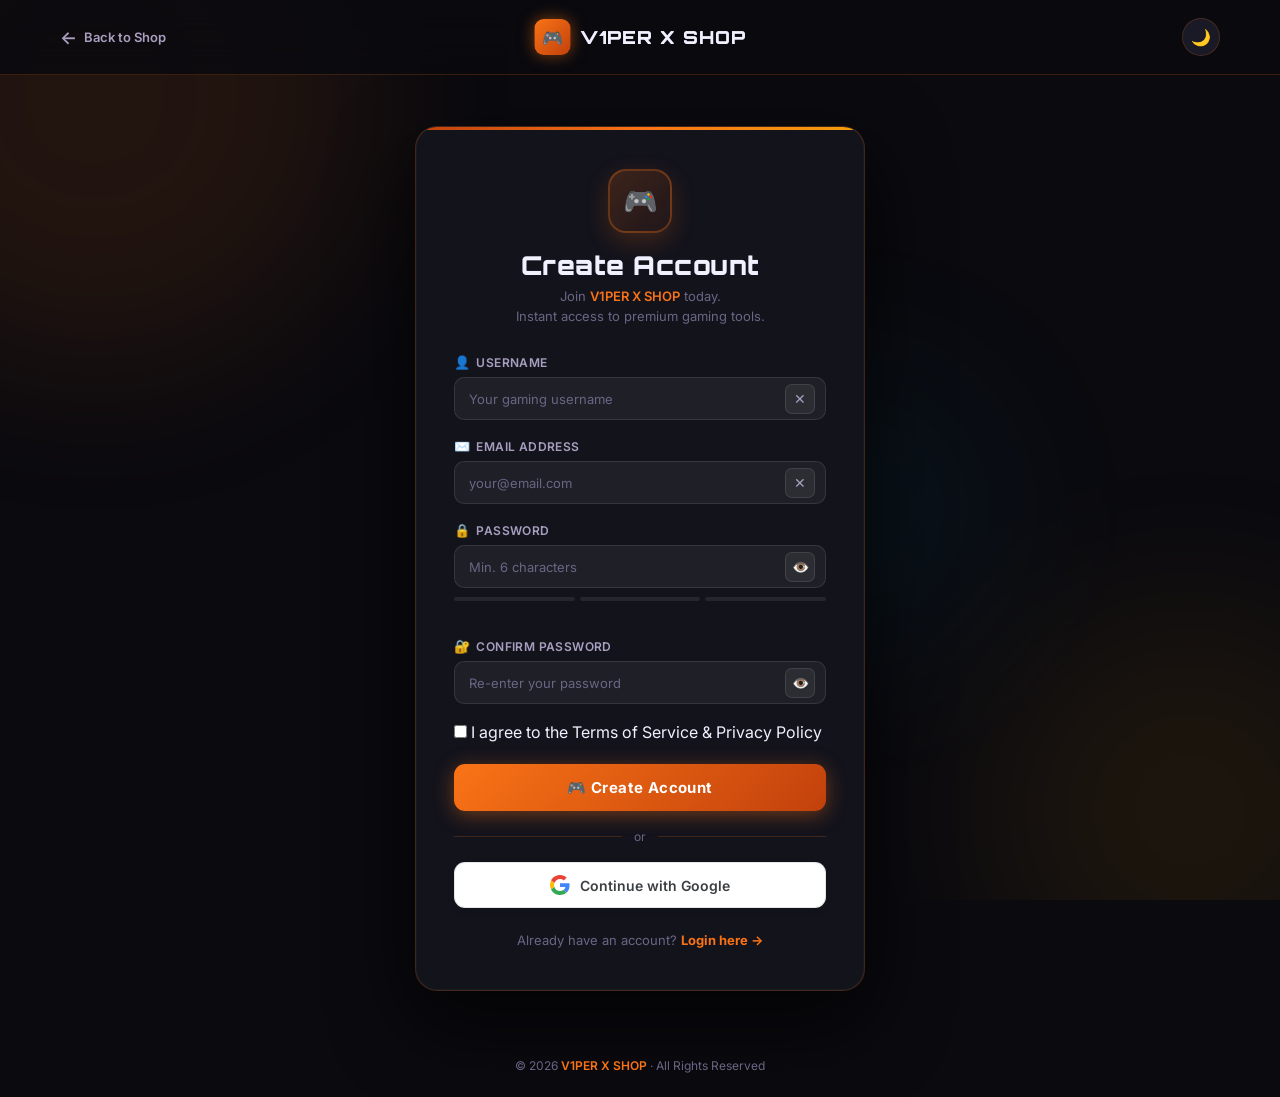
<file: auth/register.html>
<!DOCTYPE html>
<html lang="en" data-theme="dark">
<head>

  <!-- ============================================================
       META
  ============================================================ -->
  <meta charset="UTF-8" />
  <meta name="viewport" content="width=device-width, initial-scale=1.0" />
  <meta name="description" content="V1PER X SHOP — Create your account" />
  <title>Register — V1PER X SHOP</title>

  <!-- ============================================================
       FONTS
  ============================================================ -->
  <link rel="preconnect" href="https://fonts.googleapis.com" />
  <link rel="preconnect" href="https://fonts.gstatic.com" crossorigin />
  <link href="https://fonts.googleapis.com/css2?family=Orbitron:wght@400;700;900&family=Inter:wght@400;500;600;700&display=swap" rel="stylesheet" />

  <!-- ============================================================
       STYLESHEET
       — Shared auth styles: auth-style.css
  ============================================================ -->
  <link rel="stylesheet" href="../assets/css/auth.css" />

</head>
<body>

  <!-- ============================================================
       ANIMATED BACKGROUND BLOBS
  ============================================================ -->
  <div class="bg-blobs">
    <div class="blob blob-1"></div>
    <div class="blob blob-2"></div>
    <div class="blob blob-3"></div>
  </div>


  <!-- ============================================================
       PAGE HEADER
  ============================================================ -->
  <header class="page-header">

    <!-- Back to Home -->
    <a href="../index.html" class="back-link">
      <span class="back-arrow">←</span>
      Back to Shop
    </a>

    <!-- Center Logo -->
    <a href="../index.html" class="logo-link">
      <div class="logo-icon">🎮</div>
      <span>V1PER X SHOP</span>
    </a>

    <!-- Dark / Light Toggle -->
    <button class="theme-toggle" id="themeToggle" title="Toggle theme">🌙</button>

  </header>


  <!-- ============================================================
       MAIN BODY — Register Card
  ============================================================ -->
  <main class="page-body">
    <div class="auth-wrapper">


      <!-- ── AUTH CARD ── -->
      <div class="auth-card" id="authCard">


        <!-- Card Header: Icon + Title + Subtitle -->
        <div class="card-head">
          <div class="card-head-icon">🎮</div>
          <h1 class="card-title">Create Account</h1>
          <p class="card-subtitle">
            Join <span class="highlight">V1PER X SHOP</span> today.<br/>
            Instant access to premium gaming tools.
          </p>
        </div>


        <!-- ── REGISTER FORM ── -->
        <form class="auth-form" id="registerForm" novalidate>

          <!-- Global Alert (success / error) -->
          <div class="auth-alert" id="authAlert"></div>


          <!-- Username Field -->
          <div class="form-group">
            <label class="form-label" for="regName">
              <span class="label-icon">👤</span> Username
            </label>
            <div class="input-wrapper">
              <input
                class="form-input"
                type="text"
                id="regName"
                name="username"
                placeholder="Your gaming username"
                autocomplete="username"
                spellcheck="false"
                maxlength="30"
              />
              <span class="input-icon-btn" title="Clear" onclick="document.getElementById('regName').value=''; document.getElementById('regName').focus();">✕</span>
            </div>
            <div class="field-error"></div>
          </div>


          <!-- Email Field -->
          <div class="form-group">
            <label class="form-label" for="regEmail">
              <span class="label-icon">✉️</span> Email Address
            </label>
            <div class="input-wrapper">
              <input
                class="form-input"
                type="email"
                id="regEmail"
                name="email"
                placeholder="your@email.com"
                autocomplete="email"
                spellcheck="false"
              />
              <span class="input-icon-btn" title="Clear" onclick="document.getElementById('regEmail').value=''; document.getElementById('regEmail').focus();">✕</span>
            </div>
            <div class="field-error"></div>
          </div>


          <!-- Password Field + Strength Meter -->
          <div class="form-group">
            <label class="form-label" for="regPassword">
              <span class="label-icon">🔒</span> Password
            </label>
            <div class="input-wrapper">
              <input
                class="form-input"
                type="password"
                id="regPassword"
                name="password"
                placeholder="Min. 6 characters"
                autocomplete="new-password"
              />
              <span class="input-icon-btn" data-toggle-pw="regPassword" title="Show password">👁️</span>
            </div>
            <div class="field-error"></div>

            <!-- Password Strength Meter -->
            <div class="strength-wrap">
              <div class="strength-bars">
                <div class="strength-bar"></div>
                <div class="strength-bar"></div>
                <div class="strength-bar"></div>
              </div>
              <span class="strength-text" id="strengthText"></span>
            </div>
          </div>


          <!-- Confirm Password Field -->
          <div class="form-group">
            <label class="form-label" for="regConfirm">
              <span class="label-icon">🔐</span> Confirm Password
            </label>
            <div class="input-wrapper">
              <input
                class="form-input"
                type="password"
                id="regConfirm"
                name="confirm_password"
                placeholder="Re-enter your password"
                autocomplete="new-password"
              />
              <span class="input-icon-btn" data-toggle-pw="regConfirm" title="Show password">👁️</span>
            </div>
            <div class="field-error"></div>
          </div>


          <!-- Terms & Conditions Checkbox -->
          <label class="terms-label" id="termsLabel">
            <input type="checkbox" id="termsCheck" />
            <span class="terms-box"></span>
            <span class="terms-text">
              I agree to the
              <a href="#" onclick="return false;">Terms of Service</a>
              &amp;
              <a href="#" onclick="return false;">Privacy Policy</a>
            </span>
          </label>
          <div class="field-error" id="termsError"></div>


          <!-- Register Submit Button -->
          <button type="submit" class="btn-submit btn-register" id="registerBtn">
            <span class="btn-text">🎮 Create Account</span>
            <span class="spinner"></span>
          </button>


          <!-- Divider -->
          <div class="auth-divider">or</div>


          <!-- Google Register -->
          <button type="button" class="btn-google">
            <div class="google-icon"></div>
            Continue with Google
          </button>


          <!-- Footer Links -->
          <div class="auth-footer">
            <p class="switch-text">
              Already have an account?
              <a href="login.html">Login here →</a>
            </p>
          </div>


        </form>
        <!-- END: REGISTER FORM -->


      </div>
      <!-- END: AUTH CARD -->


    </div>
  </main>


  <!-- Page Footer -->
  <footer class="page-footer">
    © 2026 <a href="../index.html">V1PER X SHOP</a> · All Rights Reserved
  </footer>


  <!-- ============================================================
       SHARED JS
  ============================================================ -->
  <script src="../assets/js/auth.js"></script>

</body>
</html>
</file>
<file: assets/css/style.css>
/* ============================================================
   V1PER X SHOP — Main Stylesheet
   File: style.css
   
   TABLE OF CONTENTS:
   01. CSS Variables (Colors, Fonts, Sizes)
   02. Dark Theme Colors
   03. Light Theme Colors
   04. Reset & Base Styles
   05. Scrollbar
   06. Announcement Bar
   07. Header & Navigation
   08. Mobile Menu
   09. Hero Section
   10. Main Content Wrapper
   11. Section Header
   12. Category Filter Nav
   13. Product Grid & Cards
   14. Featured Banner
   15. Why Choose Us Section
   16. Feature Cards
   17. Video Section
   18. Testimonials
   19. Footer
   20. Scroll To Top Button
   21. Notification Toast
   22. Animations & Keyframes
   23. Responsive Breakpoints
   ============================================================ */


/* ============================================================
   01. CSS VARIABLES
   — Rang, font, size change korte hobe ei section theke
   — --accent = main color (currently orange)
   — --accent2 = secondary highlight color (yellow/gold)
   — --accent3 = third accent (cyan/teal)
   ============================================================ */
:root {
  /* === Main Accent Colors === */
  --accent:  #f97316;   /* Primary orange — buttons, borders, glows */
  --accent2: #f59e0b;   /* Gold/yellow — prices, highlights */
  --accent3: #06b6d4;   /* Cyan — demo buttons, secondary accents */
  --verified: #22c55e;  /* Green — verified badges, success */

  /* === Border Radius === */
  --radius:    12px;  /* Cards, modals */
  --radius-sm: 8px;   /* Buttons, small elements */

  /* === Transition Speed === */
  --transition: 0.3s cubic-bezier(.4, 0, .2, 1);

  /* === Fonts === */
  --font-head: 'Orbitron', monospace;  /* Headings, logo, titles */
  --font-body: 'Rajdhani', sans-serif; /* Body text */
  --font-ui:   'Inter', sans-serif;    /* UI elements, buttons, labels */
}


/* ============================================================
   02. DARK THEME COLORS
   — data-theme="dark" er jonno sab color ekhane
   — Default theme dark
   ============================================================ */
[data-theme="dark"] {
  --bg:           #0a0a0f;  /* Page background */
  --bg2:          #111118;  /* Footer, secondary bg */
  --bg3:          #1a1a26;  /* Input, button backgrounds */
  --bg4:          #232333;  /* Hover states */
  --card:         #141420;  /* Card backgrounds */
  --card-border:  rgba(249, 115, 22, 0.18); /* Card borders */
  --text:         #f1f0ff;  /* Main text */
  --text2:        #a89fc0;  /* Secondary text */
  --text3:        #6b6585;  /* Muted/placeholder text */
  --header-bg:    rgba(10, 10, 15, 0.92);   /* Header with blur */
  --hero-overlay: linear-gradient(135deg, rgba(10,10,15,0.85) 0%, rgba(60,20,0,0.6) 100%);
  --section-divider: rgba(249, 115, 22, 0.12);
  --tag-bg:       rgba(249, 115, 22, 0.15);
  --tag-text:     #fb923c;
  --shadow:       0 8px 40px rgba(0, 0, 0, 0.6);
  --glow:         0 0 30px rgba(249, 115, 22, 0.25);
}


/* ============================================================
   03. LIGHT THEME COLORS
   — data-theme="light" switch korle ei colors active hobe
   — Theme toggle button theke switch hoy
   ============================================================ */
[data-theme="light"] {
  --bg:           #fff8f2;
  --bg2:          #fff0e6;
  --bg3:          #ffe8d6;
  --bg4:          #ffddc2;
  --card:         #ffffff;
  --card-border:  rgba(249, 115, 22, 0.2);
  --text:         #1a0f00;
  --text2:        #6b3a00;
  --text3:        #aa7840;
  --header-bg:    rgba(255, 248, 242, 0.92);
  --hero-overlay: linear-gradient(135deg, rgba(255,248,242,0.5) 0%, rgba(255,180,80,0.25) 100%);
  --section-divider: rgba(249, 115, 22, 0.12);
  --tag-bg:       rgba(249, 115, 22, 0.12);
  --tag-text:     #ea580c;
  --shadow:       0 8px 40px rgba(100, 80, 180, 0.12);
  --glow:         0 0 30px rgba(249, 115, 22, 0.15);
}


/* ============================================================
   04. RESET & BASE STYLES
   — Browser default styles reset kora
   ============================================================ */
*, *::before, *::after {
  box-sizing: border-box;
  margin: 0;
  padding: 0;
}

html {
  scroll-behavior: smooth; /* Smooth scroll for anchor links */
}

body {
  font-family: var(--font-body);
  background: var(--bg);
  color: var(--text);
  line-height: 1.6;
  transition: background var(--transition), color var(--transition);
  min-height: 100vh;
  overflow-x: hidden; /* Horizontal scroll band korbe */
}

a {
  text-decoration: none;
  color: inherit;
}

img {
  max-width: 100%;
  display: block;
}


/* ============================================================
   05. SCROLLBAR
   — Browser scrollbar custom styling
   — Color change korte --accent variable update koro
   ============================================================ */
::-webkit-scrollbar       { width: 6px; }
::-webkit-scrollbar-track { background: var(--bg2); }
::-webkit-scrollbar-thumb { background: var(--accent); border-radius: 3px; }


/* ============================================================
   06. ANNOUNCEMENT BAR
   — Site er shob upora animated gradient text bar
   — Text change korte index.html e .announce-bar div dekho
   ============================================================ */
.announce-bar {
  background: linear-gradient(90deg,
    #c2410c, var(--accent), #f59e0b,
    var(--accent), #c2410c
  );
  background-size: 200% 100%;
  animation: shimmer 4s linear infinite;
  padding: 9px 20px;
  text-align: center;
  font-family: var(--font-ui);
  font-size: 12px;
  font-weight: 600;
  color: #fff;
  letter-spacing: 0.5px;
}


/* ============================================================
   07. HEADER & NAVIGATION
   — Fixed top header with blur effect
   — Logo, desktop nav links, theme toggle, login button
   ============================================================ */
.header-area{
  width: 100%;
  position: relative;
  top: 0; left: 0; right: 0;
  z-index: 1000;
  background: var(--header-bg);
  backdrop-filter: blur(20px);
  -webkit-backdrop-filter: blur(20px);
  border-bottom: 1px solid var(--card-border);
  padding: 0 clamp(16px, 4vw, 48px);
  height: 68px;
  display: flex;
  align-items: center;
  justify-content: center;
  transition: background var(--transition), border-color var(--transition);
}
header {
  width: 1400px;
  top: 0; left: 0; right: 0;
  z-index: 999;
  background: var(--header-bg);
  backdrop-filter: blur(20px);
  -webkit-backdrop-filter: blur(20px);
  border-bottom: 1px solid var(--card-border);
  padding: 0 clamp(16px, 4vw, 48px);
  height: 68px;
  display: flex;
  align-items: center;
  justify-content: space-between;
  transition: background var(--transition), border-color var(--transition);
}

/* --- Logo --- */
.logo {
  display: flex;
  align-items: center;
  gap: 10px;
  font-family: var(--font-head);
  font-weight: 900;
  font-size: clamp(14px, 2.5vw, 20px);
  color: var(--text);
  letter-spacing: 1px;
}

/* Logo icon box — emoji/image change korte .logo-icon er andar dekho */
.logo-icon {
  width: 38px;
  height: 38px;
  background: linear-gradient(135deg, var(--accent), #c2410c);
  border-radius: 10px;
  display: flex;
  align-items: center;
  justify-content: center;
  font-size: 18px;
  box-shadow: 0 0 15px rgba(249, 115, 22, 0.5);
}

/* --- Desktop Nav Links --- */
nav {
  display: flex;
  align-items: center;
  gap: clamp(4px, 2vw, 28px);
}

.nav-link {
  font-family: var(--font-ui);
  font-size: 13px;
  font-weight: 500;
  color: var(--text2);
  transition: color var(--transition);
  letter-spacing: 0.5px;
}

.nav-link:hover { color: var(--accent); }

/* --- Right Side Action Buttons --- */
.nav-actions {
  display: flex;
  align-items: center;
  gap: 12px;
}

/* Dark/Light mode toggle button */
.theme-toggle {
  width: 42px;
  height: 42px;
  border: 1px solid var(--card-border);
  background: var(--bg3);
  border-radius: 50%;
  cursor: pointer;
  display: flex;
  align-items: center;
  justify-content: center;
  font-size: 18px;
  transition: all var(--transition);
  color: var(--text2);
}
.theme-toggle:hover {
  border-color: var(--accent);
  color: var(--accent);
  transform: scale(1.05);
}

/* Primary button (Login, Buy, etc.) */
.btn-primary {
  font-family: var(--font-ui);
  font-weight: 600;
  font-size: 13px;
  padding: 9px 20px;
  background: linear-gradient(135deg, var(--accent), #c2410c);
  color: #fff;
  border: none;
  border-radius: var(--radius-sm);
  cursor: pointer;
  transition: all var(--transition);
  letter-spacing: 0.5px;
  white-space: nowrap;
}
.btn-primary:hover {
  transform: translateY(-2px);
  box-shadow: 0 8px 25px rgba(249, 115, 22, 0.5);
}

/* --- Hamburger Menu Icon (Mobile only) --- */
.hamburger {
  display: none; /* Hidden on desktop, shown on mobile */
  flex-direction: column;
  gap: 5px;
  cursor: pointer;
  padding: 8px;
  background: var(--bg3);
  border: 1px solid var(--card-border);
  border-radius: var(--radius-sm);
}

.hamburger span {
  display: block;
  width: 22px;
  height: 2px;
  background: var(--text2);
  transition: all var(--transition);
  border-radius: 2px;
}

/* Hamburger → X animation when active */
.hamburger.active span:nth-child(1) { transform: translateY(7px) rotate(45deg); }
.hamburger.active span:nth-child(2) { opacity: 0; }
.hamburger.active span:nth-child(3) { transform: translateY(-7px) rotate(-45deg); }


/* ============================================================
   08. MOBILE MENU
   — Mobile e hamburger click korle ei dropdown khulbe
   — .open class JS diye toggle hoy
   ============================================================ */
.mobile-menu {
  display: none;
  position: fixed;
  top: 68px; left: 0; right: 0;
  background: var(--header-bg);
  backdrop-filter: blur(20px);
  border-bottom: 1px solid var(--card-border);
  padding: 20px clamp(16px, 4vw, 48px);
  flex-direction: column;
  gap: 16px;
  z-index: 999;
  animation: slideDown 0.3s ease;
}

.mobile-menu.open { display: flex; }

.mobile-menu .nav-link {
  font-size: 16px;
  padding: 8px 0;
  border-bottom: 1px solid var(--section-divider);
}


/* ============================================================
   09. HERO SECTION
   — Homepage er main banner section
   — Background, particle animation, text, stats
   ============================================================ */

/* Hero outer wrapper */
.hero {
  margin-top: 68px; /* Header height compensate */
  position: relative;
  min-height: clamp(300px, 55vw, 520px);
  overflow: hidden;
  background: linear-gradient(135deg, #0f0800 0%, #1a0800 40%, #1a0a00 100%);
  display: flex;
  align-items: center;
}

/* Radial glow background layer */
.hero-bg {
  position: absolute;
  inset: 0;
  background:
    radial-gradient(ellipse 60% 80% at 70% 50%, rgba(249, 115, 22, 0.15) 0%, transparent 60%),
    radial-gradient(ellipse 40% 60% at 20% 30%, rgba(6, 182, 212, 0.1) 0%, transparent 50%),
    radial-gradient(ellipse 50% 70% at 80% 80%, rgba(245, 158, 11, 0.08) 0%, transparent 50%);
}

/* Floating particle dots container (filled by JS) */
.hero-particles {
  position: absolute;
  inset: 0;
  pointer-events: none;
}

/* Individual particle dot */
.particle {
  position: absolute;
  width: 2px;
  height: 2px;
  background: var(--accent);
  border-radius: 50%;
  animation: float linear infinite;
  opacity: 0;
}

/* Hero content grid (text left, visual card right) */
.hero-content {
  position: relative;
  z-index: 2;
  /* width: 100%;
  padding: clamp(40px, 6vw, 80px) clamp(16px, 6vw, 80px);
  display: grid;
  grid-template-columns: 1fr 1fr;
  gap: clamp(24px, 4vw, 60px);
  align-items: center; */

  width: 1400px; 
  margin: 0 auto; 
  display: flex; 
  align-items: center; 
  justify-content: space-between; 
  gap: 60px; 
  padding: 60px clamp(16px, 4vw, 48px);
}

/* "Premium Gaming Tools" badge pill */
.hero-badge {
  display: inline-flex;
  align-items: center;
  gap: 8px;
  background: rgba(249, 115, 22, 0.15);
  border: 1px solid rgba(249, 115, 22, 0.3);
  color: #fb923c;
  font-family: var(--font-ui);
  font-size: 12px;
  font-weight: 600;
  padding: 6px 14px;
  border-radius: 20px;
  margin-bottom: 16px;
  letter-spacing: 1px;
  text-transform: uppercase;
  animation: fadeInUp 0.6s ease both;
}

/* Pulsing green dot inside badge */
.badge-dot {
  width: 6px;
  height: 6px;
  background: var(--verified);
  border-radius: 50%;
  animation: pulse 2s infinite;
}

/* Hero main heading */
.hero-title {
  font-family: var(--font-head);
  font-size: clamp(28px, 5vw, 62px);
  font-weight: 900;
  line-height: 1.1;
  color: #fff;
  margin-bottom: 20px;
  animation: fadeInUp 0.7s 0.1s ease both;
}

/* Colored words in hero title */
.hero-title .accent  { color: var(--accent2); text-shadow: 0 0 30px rgba(245, 158, 11, 0.5); }
.hero-title .accent2 { color: var(--accent);  text-shadow: 0 0 30px rgba(249, 115, 22, 0.5); }

/* Hero description paragraph */
.hero-desc {
  font-family: var(--font-ui);
  font-size: clamp(14px, 1.6vw, 17px);
  color: rgba(255, 255, 255, 0.65);
  margin-bottom: 32px;
  animation: fadeInUp 0.7s 0.2s ease both;
  max-width: 480px;
}

/* Hero CTA Buttons row */
.hero-actions {
  display: flex;
  gap: 14px;
  flex-wrap: wrap;
  animation: fadeInUp 0.7s 0.3s ease both;
}

/* Base hero button */
.btn-hero {
  font-family: var(--font-ui);
  font-weight: 700;
  font-size: 14px;
  padding: 13px 28px;
  border-radius: var(--radius-sm);
  cursor: pointer;
  transition: all var(--transition);
  letter-spacing: 0.5px;
  display: flex;
  align-items: center;
  gap: 8px;
  border: none;
}

/* Filled orange hero button */
.btn-hero-primary {
  background: linear-gradient(135deg, var(--accent), #c2410c);
  color: #fff;
  box-shadow: 0 4px 20px rgba(249, 115, 22, 0.4);
}
.btn-hero-primary:hover {
  transform: translateY(-3px);
  box-shadow: 0 8px 35px rgba(249, 115, 22, 0.6);
}

/* Ghost/outlined hero button */
.btn-hero-secondary {
  background: rgba(255, 255, 255, 0.08);
  color: #fff;
  border: 1px solid rgba(255, 255, 255, 0.2);
}
.btn-hero-secondary:hover {
  background: rgba(255, 255, 255, 0.15);
  transform: translateY(-2px);
}

/* Hero stats row (10K+, 50+, etc.) */
.hero-stats {
  display: flex;
  gap: clamp(16px, 3vw, 40px);
  flex-wrap: wrap;
  margin-top: 36px;
  animation: fadeInUp 0.7s 0.4s ease both;
}

.stat { text-align: center; }

.stat-num {
  font-family: var(--font-head);
  font-size: clamp(20px, 2.5vw, 28px);
  font-weight: 900;
  color: var(--accent2);
  display: block;
}

.stat-label {
  font-family: var(--font-ui);
  font-size: 11px;
  color: rgba(255, 255, 255, 0.5);
  text-transform: uppercase;
  letter-spacing: 1px;
}

/* Slider indicator dots */
.hero-dots {
  display: flex;
  gap: 8px;
  margin-top: 24px;
  animation: fadeInUp 0.7s 0.5s ease both;
}

.dot {
  width: 28px;
  height: 4px;
  border-radius: 2px;
  background: rgba(255, 255, 255, 0.2);
  cursor: pointer;
  transition: all var(--transition);
}
.dot.active {
  background: var(--accent);
  width: 48px;
}

/* Hero right side — visual card */
.hero-visual {
  display: flex;
  align-items: center;
  justify-content: center;
  animation: fadeInRight 0.8s 0.2s ease both;
  position: relative;
}

/* The glowing card in hero right column */
.hero-card-visual {
  background: rgba(255, 255, 255, 0.05);
  border: 1px solid rgba(249, 115, 22, 0.25);
  border-radius: 20px;
  padding: clamp(20px, 3vw, 36px);
  text-align: center;
  backdrop-filter: blur(10px);
  position: relative;
  overflow: hidden;
  max-width: 320px;
  width: 100%;
}

/* Top gradient line on the visual card */
.hero-card-visual::before {
  content: '';
  position: absolute;
  top: 0; left: 0; right: 0;
  height: 2px;
  background: linear-gradient(90deg, transparent, var(--accent), transparent);
}

.hero-trophy { font-size: clamp(50px, 7vw, 80px); margin-bottom: 12px; filter: drop-shadow(0 0 20px rgba(245, 158, 11, 0.6)); }

.hero-level {
  font-family: var(--font-head);
  font-size: clamp(32px, 5vw, 50px);
  font-weight: 900;
  color: var(--accent2);
  text-shadow: 0 0 30px rgba(245, 158, 11, 0.6);
}
.hero-level span {
  font-size: 0.4em;
  color: rgba(255, 255, 255, 0.5);
}

.hero-uid {
  font-family: var(--font-ui);
  font-size: 12px;
  color: rgba(255, 255, 255, 0.4);
  margin-top: 8px;
  letter-spacing: 2px;
}

/* Spinning conic gradient ring around hero card */
.glowing-ring {
  position: absolute;
  inset: -1px;
  border-radius: 20px;
  background: conic-gradient(from 0deg, transparent 0%, var(--accent) 30%, transparent 60%);
  opacity: 0.3;
  animation: spin 4s linear infinite;
  z-index: -1;
}

/* Light theme hero override — keep dark background */
[data-theme="light"] .hero {
  background: linear-gradient(135deg, #1a0a00 0%, #2a1000 50%, #1a0800 100%);
}
[data-theme="light"] .hero-bg {
  background:
    radial-gradient(ellipse 60% 80% at 70% 50%, rgba(249, 115, 22, 0.2) 0%, transparent 60%),
    radial-gradient(ellipse 40% 60% at 20% 30%, rgba(6, 182, 212, 0.15) 0%, transparent 50%);
}


/* ============================================================
   10. MAIN CONTENT WRAPPER
   — Max width centering for all inner sections
   ============================================================ */
main {
  max-width: 1400px;
  margin: 0 auto;
  padding: 60px clamp(16px, 4vw, 48px);
}


/* ============================================================
   11. SECTION HEADER
   — Each product section er uporer title + "See All" link
   ============================================================ */
.section-header {
  display: flex;
  align-items: center;
  justify-content: space-between;
  margin-bottom: 32px;
  flex-wrap: wrap;
  gap: 12px;
}

/* Section title with orange left border */
.section-title {
  font-family: var(--font-head);
  font-size: clamp(18px, 3vw, 26px);
  font-weight: 700;
  color: var(--text);
  display: flex;
  align-items: center;
  gap: 12px;
}

.section-title::before {
  content: '';
  width: 4px;
  height: 28px;
  background: linear-gradient(to bottom, var(--accent), #c2410c);
  border-radius: 2px;
  flex-shrink: 0;
}

/* Small colored pill badge beside title (e.g. "Hot", "Popular") */
.section-badge {
  font-family: var(--font-ui);
  font-size: 11px;
  font-weight: 600;
  padding: 3px 10px;
  border-radius: 20px;
  background: var(--tag-bg);
  color: var(--tag-text);
  text-transform: uppercase;
  letter-spacing: 1px;
}

/* "View All →" link */
.see-all {
  font-family: var(--font-ui);
  font-size: 13px;
  font-weight: 500;
  color: var(--accent);
  display: flex;
  align-items: center;
  gap: 4px;
  transition: gap var(--transition);
}
.see-all:hover { gap: 8px; }


/* ============================================================
   12. CATEGORY FILTER NAV
   — "All Products / Non Root / Root / iPhone / PC" button row
   — Active class JS diye toggle hoy
   ============================================================ */
.cat-nav {
  display: flex;
  gap: 10px;
  flex-wrap: wrap;
  margin-bottom: 36px;
}

.cat-btn {
  font-family: var(--font-ui);
  font-size: 12px;
  font-weight: 600;
  padding: 8px 18px;
  border-radius: 20px;
  border: 1px solid var(--card-border);
  background: var(--card);
  color: var(--text2);
  cursor: pointer;
  transition: all var(--transition);
  letter-spacing: 0.5px;
}

/* Active / hovered category button */
.cat-btn.active,
.cat-btn:hover {
  background: linear-gradient(135deg, var(--accent), #c2410c);
  color: #fff;
  border-color: transparent;
  box-shadow: 0 4px 15px rgba(249, 115, 22, 0.3);
}


/* ============================================================
   13. PRODUCT GRID & CARDS
   — Auto-fill responsive grid of product cards
   — Card: image, title, desc, tags, price, buttons
   ============================================================ */

/* Responsive auto-fill grid */
.product-grid {
  display: grid;
  grid-template-columns: repeat(auto-fill, minmax(clamp(200px, 22vw, 280px), 1fr));
  gap: clamp(12px, 2vw, 24px);
  margin-bottom: 60px;
}

/* Individual product card */
.product-card {
  background: var(--card);
  border: 1px solid var(--card-border);
  border-radius: var(--radius);
  overflow: hidden;
  transition: all var(--transition);
  cursor: pointer;
  position: relative;
  display: flex;
  flex-direction: column;
}

.product-card:hover {
  transform: translateY(-6px);
  border-color: var(--accent);
  box-shadow: var(--glow), var(--shadow);
}

/* Top orange line appears on hover */
.product-card::before {
  content: '';
  position: absolute;
  top: 0; left: 0; right: 0;
  height: 2px;
  background: linear-gradient(90deg, var(--accent), var(--accent3));
  opacity: 0;
  transition: opacity var(--transition);
}
.product-card:hover::before { opacity: 1; }

/* Card image area */
.card-img {
  position: relative;
  aspect-ratio: 16 / 9;
  overflow: hidden;
  background: var(--bg3);
}

/* Emoji/icon inside card image — replace with <img> if needed */
.card-img-inner {
  width: 100%;
  height: 100%;
  display: flex;
  align-items: center;
  justify-content: center;
  font-size: clamp(36px, 5vw, 56px);
  transition: transform 0.4s ease;
  background: linear-gradient(135deg, var(--bg3), var(--bg4));
}
.product-card:hover .card-img-inner { transform: scale(1.08); }

/* Green "Verified" badge on card image */
.card-verified {
  position: absolute;
  top: 8px; left: 8px;
  background: rgba(34, 197, 94, 0.2);
  border: 1px solid rgba(34, 197, 94, 0.4);
  color: var(--verified);
  font-family: var(--font-ui);
  font-size: 10px;
  font-weight: 600;
  padding: 3px 8px;
  border-radius: 20px;
  display: flex;
  align-items: center;
  gap: 4px;
  backdrop-filter: blur(8px);
}
.card-verified::before { content: '✓'; }

/* Category label badge top-right of card image */
.card-category {
  position: absolute;
  top: 8px; right: 8px;
  background: rgba(249, 115, 22, 0.25);
  border: 1px solid rgba(249, 115, 22, 0.3);
  color: #fb923c;
  font-family: var(--font-ui);
  font-size: 10px;
  font-weight: 600;
  padding: 3px 8px;
  border-radius: 20px;
  backdrop-filter: blur(8px);
  text-transform: uppercase;
  letter-spacing: 0.5px;
}

/* Card text content area */
.card-body {
  padding: clamp(12px, 2vw, 18px);
  flex: 1;
  display: flex;
  flex-direction: column;
}

.card-title {
  font-family: var(--font-head);
  font-size: clamp(11px, 1.5vw, 14px);
  font-weight: 700;
  color: var(--text);
  margin-bottom: 6px;
  letter-spacing: 0.5px;
}

.card-desc {
  font-family: var(--font-ui);
  font-size: clamp(10px, 1.2vw, 12px);
  color: var(--text3);
  margin-bottom: 10px;
  flex: 1;
  line-height: 1.5;
}

/* Feature tag pills */
.card-tags {
  display: flex;
  flex-wrap: wrap;
  gap: 5px;
  margin-bottom: 12px;
}

.tag {
  font-family: var(--font-ui);
  font-size: 10px;
  font-weight: 500;
  background: var(--tag-bg);
  color: var(--tag-text);
  padding: 2px 8px;
  border-radius: 20px;
  border: 1px solid var(--card-border);
}

/* Card bottom: price + buttons */
.card-footer {
  display: flex;
  align-items: center;
  justify-content: space-between;
  gap: 8px;
  margin-top: auto;
}

.card-price {
  font-family: var(--font-head);
  font-size: clamp(14px, 2vw, 18px);
  font-weight: 900;
  color: var(--accent2);
}
.card-price span {
  font-size: 0.65em;
  font-weight: 500;
  color: var(--text3);
}

.card-btns { display: flex; gap: 6px; }

/* Demo button (cyan outline style) */
.btn-demo {
  font-family: var(--font-ui);
  font-size: 11px;
  font-weight: 600;
  padding: 7px 12px;
  border-radius: var(--radius-sm);
  background: rgba(6, 182, 212, 0.15);
  border: 1px solid rgba(6, 182, 212, 0.3);
  color: var(--accent3);
  cursor: pointer;
  transition: all var(--transition);
  white-space: nowrap;
}
.btn-demo:hover { background: rgba(6, 182, 212, 0.3); }

/* Buy button (filled orange) */
.btn-buy {
  font-family: var(--font-ui);
  font-size: 11px;
  font-weight: 600;
  padding: 7px 14px;
  border-radius: var(--radius-sm);
  background: linear-gradient(135deg, var(--accent), #c2410c);
  border: none;
  color: #fff;
  cursor: pointer;
  transition: all var(--transition);
  white-space: nowrap;
  display: flex;
  align-items: center;
  gap: 5px;
}
.btn-buy:hover {
  transform: translateY(-2px);
  box-shadow: 0 4px 15px rgba(249, 115, 22, 0.5);
}


/* ============================================================
   14. FEATURED BANNER
   — "Best Seller" highlighted product banner
   — Dark background always, even in light mode
   ============================================================ */
.featured-banner {
  background: linear-gradient(135deg, #1a0800, #150800, #1a0a00);
  border: 1px solid rgba(249, 115, 22, 0.25);
  border-radius: 16px;
  padding: clamp(28px, 4vw, 48px);
  margin-bottom: 60px;
  display: flex;
  align-items: center;
  justify-content: space-between;
  gap: 24px;
  flex-wrap: wrap;
  position: relative;
  overflow: hidden;
}

/* Glow overlay inside banner */
.featured-banner::before {
  content: '';
  position: absolute;
  inset: 0;
  background: radial-gradient(ellipse 60% 80% at 80% 50%, rgba(249, 115, 22, 0.12), transparent);
}

.featured-content { position: relative; z-index: 1; }

.featured-label {
  font-family: var(--font-ui);
  font-size: 11px;
  font-weight: 700;
  color: var(--accent2);
  text-transform: uppercase;
  letter-spacing: 2px;
  margin-bottom: 8px;
}

.featured-title {
  font-family: var(--font-head);
  font-size: clamp(22px, 3.5vw, 38px);
  font-weight: 900;
  color: #fff;
  margin-bottom: 12px;
}

.featured-desc {
  font-family: var(--font-ui);
  font-size: clamp(13px, 1.4vw, 15px);
  color: rgba(255, 255, 255, 0.6);
  max-width: 480px;
  margin-bottom: 24px;
}

.featured-price {
  font-family: var(--font-head);
  font-size: clamp(28px, 4vw, 42px);
  font-weight: 900;
  color: var(--accent2);
}
.featured-price span {
  font-size: 0.4em;
  color: rgba(255, 255, 255, 0.4);
}

/* Bouncing trophy emoji on right side */
.featured-visual {
  font-size: clamp(60px, 10vw, 100px);
  position: relative;
  z-index: 1;
  filter: drop-shadow(0 0 30px rgba(245, 158, 11, 0.4));
  animation: bounce 3s ease-in-out infinite;
}

/* Light mode: keep featured banner dark */
[data-theme="light"] .featured-banner {
  background: linear-gradient(135deg, #1a0800, #150800, #1a0a00);
}


/* ============================================================
   15. WHY CHOOSE US SECTION
   — Centered heading + subtitle, features grid, video, testimonials
   ============================================================ */
.why-section {
  text-align: center;
  margin-bottom: 60px;
}

.why-title {
  font-family: var(--font-head);
  font-size: clamp(24px, 4vw, 40px);
  font-weight: 900;
  color: var(--text);
  margin-bottom: 12px;
}

.why-title .highlight { color: var(--accent); }

.why-subtitle {
  font-family: var(--font-ui);
  font-size: clamp(13px, 1.5vw, 16px);
  color: var(--text2);
  max-width: 500px;
  margin: 0 auto 48px;
}


/* ============================================================
   16. FEATURE CARDS
   — Icon + Title + Description card grid (Instant Delivery, etc.)
   ============================================================ */
.features-grid {
  display: grid;
  grid-template-columns: repeat(auto-fit, minmax(240px, 1fr));
  gap: clamp(12px, 2vw, 24px);
  margin-bottom: 48px;
}

.feature-card {
  background: var(--card);
  border: 1px solid var(--card-border);
  border-radius: var(--radius);
  padding: clamp(24px, 3vw, 36px) clamp(20px, 2.5vw, 28px);
  text-align: center;
  transition: all var(--transition);
  position: relative;
  overflow: hidden;
}

.feature-card:hover {
  transform: translateY(-4px);
  border-color: var(--accent);
  box-shadow: var(--glow);
}

/* Icon circle */
.feature-icon {
  width: 64px;
  height: 64px;
  background: linear-gradient(135deg, rgba(249, 115, 22, 0.2), rgba(194, 65, 12, 0.1));
  border: 1px solid rgba(249, 115, 22, 0.3);
  border-radius: 50%;
  margin: 0 auto 16px;
  display: flex;
  align-items: center;
  justify-content: center;
  font-size: 28px;
  transition: all var(--transition);
}

.feature-card:hover .feature-icon {
  background: linear-gradient(135deg, rgba(249, 115, 22, 0.4), rgba(194, 65, 12, 0.3));
  transform: scale(1.1);
  box-shadow: 0 0 20px rgba(249, 115, 22, 0.3);
}

.feature-title {
  font-family: var(--font-head);
  font-size: clamp(13px, 1.6vw, 16px);
  font-weight: 700;
  color: var(--text);
  margin-bottom: 8px;
  letter-spacing: 0.5px;
}

.feature-desc {
  font-family: var(--font-ui);
  font-size: clamp(12px, 1.2vw, 13px);
  color: var(--text2);
  line-height: 1.6;
}


/* ============================================================
   17. VIDEO SECTION
   — YouTube tutorial video embed placeholder
   — Click e notify trigger kora hoyeche
   ============================================================ */
.video-wrapper {
  background: var(--card);
  border: 1px solid var(--card-border);
  border-radius: var(--radius);
  overflow: hidden;
  max-width: 700px;
  margin: 0 auto 48px;
  aspect-ratio: 16 / 9;
  display: flex;
  align-items: center;
  justify-content: center;
  position: relative;
  background: linear-gradient(135deg, #0f0800, #1a0800);
  cursor: pointer;
}

/* Red YouTube play button */
.video-play {
  width: 72px;
  height: 72px;
  background: rgba(255, 30, 30, 0.9);
  border-radius: 50%;
  display: flex;
  align-items: center;
  justify-content: center;
  font-size: 28px;
  color: #fff;
  box-shadow: 0 0 40px rgba(255, 30, 30, 0.4);
  transition: all var(--transition);
}
.video-wrapper:hover .video-play {
  transform: scale(1.1);
  box-shadow: 0 0 60px rgba(255, 30, 30, 0.6);
}

/* Bottom label with YouTube badge */
.video-label {
  position: absolute;
  bottom: 16px;
  left: 16px;
  font-family: var(--font-ui);
  font-size: 12px;
  font-weight: 600;
  color: rgba(255, 255, 255, 0.7);
  display: flex;
  align-items: center;
  gap: 6px;
}

.yt-badge {
  background: #ff0000;
  color: #fff;
  padding: 2px 8px;
  border-radius: 4px;
  font-size: 11px;
  font-weight: 700;
}


/* ============================================================
   18. TESTIMONIALS
   — Customer review cards
   ============================================================ */
.testimonials-grid {
  display: grid;
  grid-template-columns: repeat(auto-fill, minmax(280px, 1fr));
  gap: clamp(12px, 2vw, 20px);
  margin-bottom: 60px;
}

.testimonial-card {
  background: var(--card);
  border: 1px solid var(--card-border);
  border-radius: var(--radius);
  padding: clamp(16px, 2vw, 24px);
  transition: all var(--transition);
}
.testimonial-card:hover {
  border-color: var(--accent);
  transform: translateY(-3px);
}

/* Reviewer header row */
.t-header {
  display: flex;
  align-items: center;
  gap: 12px;
  margin-bottom: 12px;
}

.t-avatar {
  width: 42px;
  height: 42px;
  border-radius: 50%;
  display: flex;
  align-items: center;
  justify-content: center;
  font-size: 20px;
  background: linear-gradient(135deg, rgba(249, 115, 22, 0.2), rgba(6, 182, 212, 0.2));
  border: 2px solid var(--card-border);
  flex-shrink: 0;
}

.t-name  { font-family: var(--font-ui); font-size: 14px; font-weight: 600; color: var(--text); }
.t-stars { color: var(--accent2); font-size: 12px; }
.t-text  { font-family: var(--font-ui); font-size: 13px; color: var(--text2); line-height: 1.6; }


/* ============================================================
   19. FOOTER
   — 4-column grid: brand, products, support, contact
   — Social links, copyright, badge row
   ============================================================ */
footer {
  background: var(--bg2);
  border-top: 1px solid var(--section-divider);
  padding: clamp(40px, 6vw, 72px) clamp(16px, 6vw, 80px) clamp(24px, 4vw, 40px);
}

/* 4-column footer grid */
.footer-grid {
  max-width: 1400px;
  margin: 0 auto;
  display: grid;
  grid-template-columns: 2fr repeat(3, 1fr);
  gap: clamp(24px, 4vw, 60px);
  margin-bottom: 48px;
}

.footer-desc {
  font-family: var(--font-ui);
  font-size: 13px;
  color: var(--text3);
  line-height: 1.7;
  margin-bottom: 20px;
}

/* Social icons row */
.social-links { display: flex; gap: 10px; }

.social-link {
  width: 38px;
  height: 38px;
  background: var(--bg3);
  border: 1px solid var(--card-border);
  border-radius: var(--radius-sm);
  display: flex;
  align-items: center;
  justify-content: center;
  font-size: 16px;
  color: var(--text2);
  transition: all var(--transition);
  cursor: pointer;
}
.social-link:hover {
  border-color: var(--accent);
  color: var(--accent);
  background: rgba(249, 115, 22, 0.1);
  transform: translateY(-2px);
}

/* Column heading */
.footer-col-title {
  font-family: var(--font-head);
  font-size: 13px;
  font-weight: 700;
  color: var(--text);
  margin-bottom: 16px;
  letter-spacing: 1px;
}

.footer-links {
  display: flex;
  flex-direction: column;
  gap: 10px;
}

.footer-link {
  font-family: var(--font-ui);
  font-size: 13px;
  color: var(--text3);
  transition: color var(--transition);
  cursor: pointer;
}
.footer-link:hover { color: var(--accent); }

/* Bottom bar: copyright + badges + links */
.footer-bottom {
  max-width: 1400px;
  margin: 0 auto;
  display: flex;
  align-items: center;
  justify-content: space-between;
  border-top: 1px solid var(--section-divider);
  padding-top: 24px;
  flex-wrap: wrap;
  gap: 12px;
}

.footer-copy {
  font-family: var(--font-ui);
  font-size: 12px;
  color: var(--text3);
}

.footer-badges { display: flex; gap: 8px; flex-wrap: wrap; }

.footer-badge {
  font-family: var(--font-ui);
  font-size: 11px;
  font-weight: 600;
  padding: 4px 10px;
  border-radius: 20px;
  background: var(--bg3);
  border: 1px solid var(--card-border);
  color: var(--text3);
  display: flex;
  align-items: center;
  gap: 4px;
}


/* ============================================================
   20. SCROLL TO TOP BUTTON
   — Fixed bottom-right corner button
   — Visible only after 400px scroll (JS toggle .visible)
   ============================================================ */
.scroll-top {
  position: fixed;
  bottom: 24px;
  right: 24px;
  width: 48px;
  height: 48px;
  background: linear-gradient(135deg, var(--accent), #c2410c);
  border-radius: 50%;
  border: none;
  cursor: pointer;
  display: flex;
  align-items: center;
  justify-content: center;
  font-size: 20px;
  color: #fff;
  box-shadow: 0 4px 20px rgba(249, 115, 22, 0.5);
  transition: all var(--transition);
  opacity: 0;
  transform: translateY(10px);
  z-index: 500;
}

.scroll-top.visible { opacity: 1; transform: none; }

.scroll-top:hover {
  transform: translateY(-3px);
  box-shadow: 0 8px 30px rgba(249, 115, 22, 0.7);
}


/* ============================================================
   21. NOTIFICATION TOAST
   — Top-right popup after Buy/Demo click
   — .show class JS diye toggle hoy
   ============================================================ */
.notification {
  position: fixed;
  top: 80px;
  right: 20px;
  z-index: 2000;
  background: var(--card);
  border: 1px solid var(--verified);
  border-radius: var(--radius-sm);
  padding: 12px 18px;
  font-family: var(--font-ui);
  font-size: 13px;
  color: var(--text);
  box-shadow: var(--shadow);
  display: flex;
  align-items: center;
  gap: 8px;
  transform: translateX(120%);
  transition: transform 0.4s cubic-bezier(.4, 0, .2, 1);
}

.notification.show { transform: none; }

.notification-icon { color: var(--verified); font-size: 16px; }


/* ============================================================
   22. ANIMATIONS & KEYFRAMES
   ============================================================ */

/* Page load fade in */
.page-load { animation: pageIn 0.5s ease both; }
@keyframes pageIn {
  from { opacity: 0; }
  to   { opacity: 1; }
}

/* Upward fade for hero text elements */
@keyframes fadeInUp {
  from { opacity: 0; transform: translateY(20px); }
  to   { opacity: 1; transform: none; }
}

/* Right-to-left for hero visual card */
@keyframes fadeInRight {
  from { opacity: 0; transform: translateX(30px); }
  to   { opacity: 1; transform: none; }
}

/* Mobile menu dropdown */
@keyframes slideDown {
  from { opacity: 0; transform: translateY(-10px); }
  to   { opacity: 1; transform: none; }
}

/* Announcement bar moving gradient */
@keyframes shimmer {
  0%   { background-position: 200% 0; }
  100% { background-position: -200% 0; }
}

/* Floating particle */
@keyframes float {
  0%   { opacity: 0; transform: translateY(0) scale(0); }
  20%  { opacity: 1; }
  80%  { opacity: 0.5; }
  100% { opacity: 0; transform: translateY(-100px) scale(1.5); }
}

/* Hero card glowing ring spin */
@keyframes spin {
  to { transform: rotate(360deg); }
}

/* Featured trophy bounce */
@keyframes bounce {
  0%, 100% { transform: translateY(0); }
  50%       { transform: translateY(-12px); }
}

/* Badge dot pulse */
@keyframes pulse {
  0%, 100% { opacity: 1; transform: scale(1); }
  50%       { opacity: 0.5; transform: scale(1.4); }
}


/* ============================================================
   23. RESPONSIVE BREAKPOINTS
   — Large → Medium → Tablet → Mobile → Small Mobile
   ============================================================ */

/* Tablet — footer 2 column */
@media (max-width: 1100px) {
  .footer-grid { grid-template-columns: 1fr 1fr; }
  header{ padding: 0; }
  .log_btn_mobile{ text-align: center;}
}

/* Tablet / Mobile — hide desktop nav, show hamburger */
@media (max-width: 768px) {
  nav            { display: none; }
  .hamburger     { display: flex; }
  .hero-content  { grid-template-columns: 1fr; }
  .hero-visual   { display: none; } /* Hide visual card on mobile */
  .hero-title    { font-size: clamp(24px, 7vw, 36px); }
  .footer-grid   { grid-template-columns: 1fr 1fr; }
  .featured-banner  { text-align: center; justify-content: center; }
  .featured-visual  { display: none; }
  .announce-bar, .log_btn { display: none;}
  .log_btn_mobile{ text-align: center;}
}

/* Small Mobile */
@media (max-width: 480px) {
  .footer-grid        { grid-template-columns: 1fr; }
  .hero-actions       { flex-direction: column; }
  .btn-hero           { width: 100%; justify-content: center; }
  .hero-stats         { justify-content: space-around; }
  .product-grid       { grid-template-columns: 1fr 1fr; }
  .card-btns          { flex-direction: column; }
  .btn-demo, .btn-buy { font-size: 10px; padding: 6px 10px; }
  .announce-bar , .log_btn { display: none;}
  .log_btn_mobile{ text-align: center;}
}

/* Very Small Mobile */
@media (max-width: 360px) {
  .product-grid { grid-template-columns: 1fr; }
  .announce-bar , .log_btn { display: none;}
  .log_btn_mobile{ text-align: center;}
}
</file>
<file: assets/css/auth.css>
/* ============================================================
   V1PER X SHOP — Auth Pages Shared Stylesheet
   File: auth-style.css

   TABLE OF CONTENTS:
   01. CSS Variables & Themes (Dark / Light)
   02. Reset & Base
   03. Scrollbar
   04. Animated Background Blobs
   05. Page Header (Logo, Back Link, Theme Toggle)
   06. Page Body Layout (Center Wrapper)
   07. Auth Card
   08. Card Header (Icon, Title, Subtitle)
   09. Form Fields (Label, Input, Icon)
   10. Password Toggle (Eye Icon)
   11. Password Strength Meter
   12. Submit Button
   13. Divider "or"
   14. Google Button
   15. Footer Links (Forgot Password, Switch Page)
   16. Input Validation States (Error / Success)
   17. Field Error Message
   18. Auth Alert Message (Success / Error)
   19. Animations & Keyframes
   20. Responsive Breakpoints
   ============================================================ */


/* ============================================================
   01. CSS VARIABLES & THEMES
   — Sab color, font, size ekhane define kora ache
   — Color change korte just value update koro
   — --accent = main orange color
============================================================ */
:root {
  --accent:     #f97316;   /* Primary — orange */
  --accent2:    #f59e0b;   /* Gold */
  --accent3:    #06b6d4;   /* Cyan */
  --success:    #22c55e;   /* Green */
  --danger:     #ef4444;   /* Red */
  --radius:     14px;
  --radius-sm:  8px;
  --transition: 0.3s cubic-bezier(.4, 0, .2, 1);
  --font-head:  'Orbitron', monospace;
  --font-ui:    'Inter', sans-serif;
}

/* Dark Theme */
[data-theme="dark"] {
  --bg:           #0a0a0f;
  --bg2:          #111118;
  --bg3:          #1a1a26;
  --card:         #13131c;
  --card-border:  rgba(249, 115, 22, 0.2);
  --text:         #f1f0ff;
  --text2:        #a89fc0;
  --text3:        #6b6585;
  --input-bg:     rgba(255, 255, 255, 0.05);
  --input-border: rgba(255, 255, 255, 0.1);
  --shadow:       0 30px 80px rgba(0, 0, 0, 0.7);
  --header-bg:    rgba(10, 10, 15, 0.85);
}

/* Light Theme */
[data-theme="light"] {
  --bg:           #fff8f2;
  --bg2:          #fff0e6;
  --bg3:          #ffe8d6;
  --card:         #ffffff;
  --card-border:  rgba(249, 115, 22, 0.22);
  --text:         #1a0f00;
  --text2:        #6b3a00;
  --text3:        #aa7840;
  --input-bg:     #f8f4f0;
  --input-border: rgba(0, 0, 0, 0.1);
  --shadow:       0 30px 80px rgba(100, 60, 0, 0.1);
  --header-bg:    rgba(255, 248, 242, 0.85);
}


/* ============================================================
   02. RESET & BASE
============================================================ */
*, *::before, *::after {
  box-sizing: border-box;
  margin: 0;
  padding: 0;
}

html { scroll-behavior: smooth; }

body {
  font-family: var(--font-ui);
  background: var(--bg);
  color: var(--text);
  min-height: 100vh;
  display: flex;
  flex-direction: column;
  transition: background var(--transition), color var(--transition);
  overflow-x: hidden;
}

a {
  text-decoration: none;
  color: inherit;
}


/* ============================================================
   03. SCROLLBAR
============================================================ */
::-webkit-scrollbar       { width: 5px; }
::-webkit-scrollbar-track { background: var(--bg2); }
::-webkit-scrollbar-thumb { background: var(--accent); border-radius: 3px; }


/* ============================================================
   04. ANIMATED BACKGROUND BLOBS
   — Page background a floating colored glow orbs
   — Opacity, color, size change korte .blob-1/2/3 edit koro
============================================================ */
.bg-blobs {
  position: fixed;
  inset: 0;
  pointer-events: none;
  z-index: 0;
  overflow: hidden;
}

.blob {
  position: absolute;
  border-radius: 50%;
  filter: blur(90px);
  animation: blobFloat ease-in-out infinite alternate;
}

/* Top-left orange blob */
.blob-1 {
  width: 550px; height: 550px;
  background: var(--accent);
  opacity: 0.1;
  top: -180px; left: -180px;
  animation-duration: 9s;
}

/* Bottom-right gold blob */
.blob-2 {
  width: 420px; height: 420px;
  background: #f59e0b;
  opacity: 0.08;
  bottom: -120px; right: -120px;
  animation-duration: 11s;
  animation-delay: -4s;
}

/* Center cyan blob */
.blob-3 {
  width: 300px; height: 300px;
  background: #06b6d4;
  opacity: 0.06;
  top: 40%; left: 55%;
  animation-duration: 13s;
  animation-delay: -6s;
}

@keyframes blobFloat {
  from { transform: translate(0, 0) scale(1); }
  to   { transform: translate(25px, 18px) scale(1.1); }
}


/* ============================================================
   05. PAGE HEADER
   — Logo (center), Back link (left), Theme toggle (right)
============================================================ */
.page-header {
  position: relative;
  z-index: 10;
  display: flex;
  align-items: center;
  justify-content: space-between;
  padding: 18px clamp(16px, 5vw, 60px);
  background: var(--header-bg);
  backdrop-filter: blur(16px);
  -webkit-backdrop-filter: blur(16px);
  border-bottom: 1px solid var(--card-border);
}

/* Back to Home arrow link */
.back-link {
  display: flex;
  align-items: center;
  gap: 7px;
  font-family: var(--font-ui);
  font-size: 13px;
  font-weight: 600;
  color: var(--text2);
  transition: color var(--transition);
  white-space: nowrap;
}

.back-link:hover { color: var(--accent); }

.back-arrow {
  font-size: 18px;
  display: inline-block;
  transition: transform var(--transition);
}
.back-link:hover .back-arrow { transform: translateX(-4px); }

/* Center logo */
.logo-link {
  display: flex;
  align-items: center;
  gap: 9px;
  font-family: var(--font-head);
  font-size: clamp(13px, 2.2vw, 18px);
  font-weight: 900;
  color: var(--text);
  letter-spacing: 1px;
  position: absolute;
  left: 50%;
  transform: translateX(-50%);
}

.logo-icon {
  width: 36px; height: 36px;
  background: linear-gradient(135deg, var(--accent), #c2410c);
  border-radius: 9px;
  display: flex; align-items: center; justify-content: center;
  font-size: 17px;
  box-shadow: 0 0 16px rgba(249, 115, 22, 0.5);
  flex-shrink: 0;
}

/* Theme toggle button */
.theme-toggle {
  width: 38px; height: 38px;
  border: 1px solid var(--card-border);
  background: var(--bg3);
  border-radius: 50%;
  cursor: pointer;
  display: flex; align-items: center; justify-content: center;
  font-size: 16px;
  transition: all var(--transition);
  color: var(--text2);
}
.theme-toggle:hover {
  border-color: var(--accent);
  color: var(--accent);
  transform: scale(1.08);
}


/* ============================================================
   06. PAGE BODY LAYOUT
   — Auth card center a rakha hoy flex diye
============================================================ */
.page-body {
  flex: 1;
  position: relative;
  z-index: 5;
  display: flex;
  align-items: center;
  justify-content: center;
  padding: clamp(24px, 4vw, 56px) clamp(16px, 4vw, 40px);
}

/* Outer wrapper for max-width */
.auth-wrapper {
  width: 100%;
  max-width: 450px;
  animation: pageIn 0.5s ease both;
}

@keyframes pageIn {
  from { opacity: 0; transform: translateY(22px); }
  to   { opacity: 1; transform: none; }
}


/* ============================================================
   07. AUTH CARD
   — Main form card
   — Background, border, shadow, top gradient line
============================================================ */
.auth-card {
  background: var(--card);
  border: 1px solid var(--card-border);
  border-radius: 22px;
  padding: clamp(28px, 5vw, 42px) clamp(24px, 4vw, 38px);
  box-shadow: var(--shadow), 0 0 0 1px rgba(255, 255, 255, 0.03) inset;
  position: relative;
  overflow: hidden;
}

/* Animated shimmer top border */
.auth-card::before {
  content: '';
  position: absolute;
  top: 0; left: 0; right: 0;
  height: 3px;
  background: linear-gradient(90deg, #c2410c, var(--accent), #f59e0b, var(--accent), #c2410c);
  background-size: 200%;
  animation: shimmerLine 3s linear infinite;
}

@keyframes shimmerLine {
  0%   { background-position:  200% 0; }
  100% { background-position: -200% 0; }
}


/* ============================================================
   08. CARD HEADER
   — Icon circle, Title, Subtitle
============================================================ */
.card-head {
  text-align: center;
  margin-bottom: 28px;
}

/* Icon circle on top */
.card-head-icon {
  width: 64px; height: 64px;
  background: linear-gradient(135deg, rgba(249,115,22,0.18), rgba(194,65,12,0.08));
  border: 2px solid rgba(249, 115, 22, 0.3);
  border-radius: 18px;
  display: flex; align-items: center; justify-content: center;
  font-size: 28px;
  margin: 0 auto 16px;
  box-shadow: 0 8px 24px rgba(249, 115, 22, 0.2);
  animation: iconPulse 3s ease-in-out infinite;
}

@keyframes iconPulse {
  0%, 100% { box-shadow: 0 8px 24px rgba(249,115,22,0.2); }
  50%       { box-shadow: 0 8px 36px rgba(249,115,22,0.4); }
}

/* Page title */
.card-title {
  font-family: var(--font-head);
  font-size: clamp(20px, 3.5vw, 26px);
  font-weight: 900;
  color: var(--text);
  margin-bottom: 6px;
  letter-spacing: 0.5px;
}

/* Subtitle below title */
.card-subtitle {
  font-family: var(--font-ui);
  font-size: 13px;
  color: var(--text3);
  line-height: 1.5;
}

.card-subtitle .highlight {
  color: var(--accent);
  font-weight: 600;
}


/* ============================================================
   09. FORM FIELDS
   — .form-group > label + .input-wrapper > input + icon
============================================================ */
.auth-form {
  display: flex;
  flex-direction: column;
  gap: 18px;
}

/* Each field group */
.form-group {
  display: flex;
  flex-direction: column;
  gap: 7px;
}

/* Field label */
.form-label {
  font-family: var(--font-ui);
  font-size: 12px;
  font-weight: 600;
  color: var(--text2);
  display: flex;
  align-items: center;
  gap: 6px;
  text-transform: uppercase;
  letter-spacing: 0.4px;
}

.label-icon { font-size: 13px; }

/* Input wrapper — input + right icon */
.input-wrapper {
  position: relative;
  display: flex;
  align-items: center;
}

/* Text / Email / Password input */
.form-input {
  width: 100%;
  background: var(--input-bg);
  border: 1.5px solid var(--input-border);
  border-radius: 10px;
  padding: 12px 46px 12px 14px;
  font-family: var(--font-ui);
  font-size: 14px;
  color: var(--text);
  outline: none;
  transition: all 0.25s ease;
  caret-color: var(--accent);
}

.form-input::placeholder {
  color: var(--text3);
  font-size: 13px;
}

.form-input:hover {
  border-color: rgba(249, 115, 22, 0.35);
}

/* Orange glow on focus */
.form-input:focus {
  border-color: var(--accent);
  background: rgba(249, 115, 22, 0.06);
  box-shadow: 0 0 0 3.5px rgba(249, 115, 22, 0.14);
}

[data-theme="light"] .form-input:focus {
  background: #fff5ee;
  box-shadow: 0 0 0 3.5px rgba(249, 115, 22, 0.12);
}


/* ============================================================
   10. PASSWORD TOGGLE (Eye Icon)
   — Input er right side e click kore password dekhano/lukano
   — data-toggle-pw attribute er value = input id
============================================================ */
.input-icon-btn {
  position: absolute;
  right: 11px;
  width: 30px; height: 30px;
  background: rgba(255, 255, 255, 0.06);
  border: 1px solid rgba(255, 255, 255, 0.1);
  border-radius: 7px;
  display: flex; align-items: center; justify-content: center;
  cursor: pointer;
  font-size: 14px;
  color: var(--text2);
  transition: all 0.2s ease;
  user-select: none;
}

.input-icon-btn:hover {
  background: rgba(249, 115, 22, 0.15);
  border-color: var(--accent);
  color: var(--accent);
}

[data-theme="light"] .input-icon-btn {
  background: rgba(0, 0, 0, 0.04);
  border-color: rgba(0, 0, 0, 0.1);
}


/* ============================================================
   11. PASSWORD STRENGTH METER
   — Register page e password type korle dekhay
   — Weak / Medium / Strong
============================================================ */
.strength-wrap {
  display: flex;
  flex-direction: column;
  gap: 5px;
  margin-top: 2px;
}

.strength-bars {
  display: flex;
  gap: 5px;
}

.strength-bar {
  flex: 1;
  height: 4px;
  border-radius: 2px;
  background: rgba(255, 255, 255, 0.08);
  transition: background 0.3s ease;
}

[data-theme="light"] .strength-bar {
  background: rgba(0, 0, 0, 0.08);
}

.strength-bar.weak   { background: var(--danger);  }
.strength-bar.medium { background: var(--accent2);  }
.strength-bar.strong { background: var(--success);  }

.strength-text {
  font-family: var(--font-ui);
  font-size: 11px;
  font-weight: 600;
  color: var(--text3);
  min-height: 14px;
}


/* ============================================================
   12. SUBMIT BUTTON
   — Main action button (Login = green, Register = orange)
   — .btn-loading state: spinner show kore
============================================================ */
.btn-submit {
  width: 100%;
  padding: 14px;
  border: none;
  border-radius: 11px;
  font-family: var(--font-ui);
  font-size: 15px;
  font-weight: 700;
  color: #fff;
  cursor: pointer;
  transition: all 0.25s ease;
  display: flex;
  align-items: center;
  justify-content: center;
  gap: 9px;
  letter-spacing: 0.4px;
  position: relative;
  overflow: hidden;
  margin-top: 4px;
}

/* Login button — green */
.btn-submit.btn-login {
  background: linear-gradient(135deg, #22c55e, #16a34a);
  box-shadow: 0 4px 20px rgba(34, 197, 94, 0.4);
}
.btn-submit.btn-login:hover {
  transform: translateY(-2px);
  box-shadow: 0 8px 30px rgba(34, 197, 94, 0.55);
}

/* Register button — orange */
.btn-submit.btn-register {
  background: linear-gradient(135deg, var(--accent), #c2410c);
  box-shadow: 0 4px 20px rgba(249, 115, 22, 0.4);
}
.btn-submit.btn-register:hover {
  transform: translateY(-2px);
  box-shadow: 0 8px 30px rgba(249, 115, 22, 0.55);
}

.btn-submit:active { transform: translateY(0); }

/* Loading state */
.btn-submit.btn-loading {
  opacity: 0.75;
  cursor: not-allowed;
  pointer-events: none;
}

/* Loading spinner */
.spinner {
  display: none;
  width: 17px; height: 17px;
  border: 2.5px solid rgba(255, 255, 255, 0.3);
  border-top-color: #fff;
  border-radius: 50%;
  animation: spin 0.7s linear infinite;
}

.btn-loading .spinner { display: block; }

@keyframes spin { to { transform: rotate(360deg); } }

/* Button shine effect on hover */
.btn-submit::after {
  content: '';
  position: absolute;
  top: 0; left: -100%;
  width: 60%;
  height: 100%;
  background: linear-gradient(90deg, transparent, rgba(255,255,255,0.15), transparent);
  transform: skewX(-20deg);
  transition: left 0.5s ease;
}
.btn-submit:hover::after { left: 150%; }


/* ============================================================
   13. DIVIDER "or"
============================================================ */
.auth-divider {
  display: flex;
  align-items: center;
  gap: 12px;
  font-family: var(--font-ui);
  font-size: 12px;
  color: var(--text3);
  user-select: none;
}

.auth-divider::before,
.auth-divider::after {
  content: '';
  flex: 1;
  height: 1px;
  background: var(--card-border);
}


/* ============================================================
   14. GOOGLE BUTTON
   — White card style Google login/register button
============================================================ */
.btn-google {
  width: 100%;
  padding: 12px;
  background: #fff;
  border: 1.5px solid rgba(0, 0, 0, 0.1);
  border-radius: 11px;
  font-family: var(--font-ui);
  font-size: 14px;
  font-weight: 600;
  color: #3c4043;
  cursor: pointer;
  transition: all 0.25s ease;
  display: flex;
  align-items: center;
  justify-content: center;
  gap: 10px;
  box-shadow: 0 2px 8px rgba(0, 0, 0, 0.07);
}

.btn-google:hover {
  background: #f8f8f8;
  box-shadow: 0 4px 18px rgba(0, 0, 0, 0.13);
  transform: translateY(-1px);
}

/* Google G SVG icon */
.google-icon {
  width: 20px; height: 20px;
  flex-shrink: 0;
  background: url("data:image/svg+xml,%3Csvg xmlns='http://www.w3.org/2000/svg' viewBox='0 0 48 48'%3E%3Cpath fill='%23EA4335' d='M24 9.5c3.54 0 6.71 1.22 9.21 3.6l6.85-6.85C35.9 2.38 30.47 0 24 0 14.62 0 6.51 5.38 2.56 13.22l7.98 6.19C12.43 13.72 17.74 9.5 24 9.5z'/%3E%3Cpath fill='%234285F4' d='M46.98 24.55c0-1.57-.15-3.09-.38-4.55H24v9.02h12.94c-.58 2.96-2.26 5.48-4.78 7.18l7.73 6c4.51-4.18 7.09-10.36 7.09-17.65z'/%3E%3Cpath fill='%23FBBC05' d='M10.53 28.59c-.48-1.45-.76-2.99-.76-4.59s.27-3.14.76-4.59l-7.98-6.19C.92 16.46 0 20.12 0 24c0 3.88.92 7.54 2.56 10.78l7.97-6.19z'/%3E%3Cpath fill='%2334A853' d='M24 48c6.48 0 11.93-2.13 15.89-5.81l-7.73-6c-2.15 1.45-4.92 2.3-8.16 2.3-6.26 0-11.57-4.22-13.47-9.91l-7.98 6.19C6.51 42.62 14.62 48 24 48z'/%3E%3C/svg%3E") center/contain no-repeat;
}


/* ============================================================
   15. FOOTER LINKS
   — Forgot Password, Switch page (Go to Register / Login)
============================================================ */
.auth-footer {
  display: flex;
  flex-direction: column;
  align-items: center;
  gap: 10px;
  margin-top: 6px;
}

/* Forgot Password */
.forgot-btn {
  background: none;
  border: none;
  font-family: var(--font-ui);
  font-size: 12px;
  color: var(--text3);
  cursor: pointer;
  display: flex;
  align-items: center;
  gap: 5px;
  transition: color var(--transition);
  padding: 0;
}
.forgot-btn:hover { color: var(--accent); }

/* Switch page link (Go to Register / Login) */
.switch-text {
  font-family: var(--font-ui);
  font-size: 13px;
  color: var(--text3);
  text-align: center;
}

.switch-text a {
  color: var(--accent);
  font-weight: 700;
  transition: opacity var(--transition);
}
.switch-text a:hover { opacity: 0.8; text-decoration: underline; }


/* ============================================================
   16. INPUT VALIDATION STATES
   — Error: red border + glow
   — Success: green border
============================================================ */
.form-group.has-error .form-input {
  border-color: var(--danger);
  background: rgba(239, 68, 68, 0.06);
  box-shadow: 0 0 0 3px rgba(239, 68, 68, 0.12);
}

.form-group.has-success .form-input {
  border-color: var(--success);
}


/* ============================================================
   17. FIELD ERROR MESSAGE
   — Input er niche red error text
   — .visible class JS diye add hoy
============================================================ */
.field-error {
  font-family: var(--font-ui);
  font-size: 11px;
  color: var(--danger);
  display: none;
  align-items: center;
  gap: 4px;
  margin-top: 1px;
}

.field-error.visible { display: flex; }


/* ============================================================
   18. AUTH ALERT MESSAGE
   — Form submit er por success/error message
   — .alert-success / .alert-error class
============================================================ */
.auth-alert {
  display: none;
  align-items: center;
  gap: 10px;
  padding: 12px 14px;
  border-radius: 10px;
  font-family: var(--font-ui);
  font-size: 13px;
  font-weight: 500;
  line-height: 1.4;
}

.auth-alert.show { display: flex; }

.auth-alert.alert-success {
  background: rgba(34, 197, 94, 0.1);
  border: 1px solid rgba(34, 197, 94, 0.3);
  color: #22c55e;
}

.auth-alert.alert-error {
  background: rgba(239, 68, 68, 0.1);
  border: 1px solid rgba(239, 68, 68, 0.3);
  color: var(--danger);
}

.alert-icon { font-size: 17px; flex-shrink: 0; }


/* ============================================================
   19. ANIMATIONS
============================================================ */

/* Shake animation — wrong password / error */
@keyframes shake {
  0%, 100% { transform: translateX(0); }
  20%       { transform: translateX(-9px); }
  40%       { transform: translateX(9px); }
  60%       { transform: translateX(-5px); }
  80%       { transform: translateX(5px); }
}

.shake { animation: shake 0.4s ease; }

/* Page footer */
.page-footer {
  position: relative;
  z-index: 5;
  text-align: center;
  padding: 16px 20px 24px;
  font-family: var(--font-ui);
  font-size: 12px;
  color: var(--text3);
}

.page-footer a {
  color: var(--accent);
  font-weight: 600;
}
.page-footer a:hover { text-decoration: underline; }


/* ============================================================
   20. RESPONSIVE BREAKPOINTS
============================================================ */
@media (max-width: 480px) {
  .auth-card {
    padding: 24px 18px 22px;
    border-radius: 18px;
  }

  .card-head-icon { width: 54px; height: 54px; font-size: 24px; }
  .card-title     { font-size: 20px; }
  .form-input     { font-size: 13px; padding: 11px 44px 11px 13px; }
  .btn-submit     { font-size: 14px; padding: 13px; }

  .logo-link {
    font-size: 12px;
    position: static;
    transform: none;
  }

  .page-header {
    justify-content: space-between;
    gap: 12px;
    flex-wrap: wrap;
  }
}

@media (max-width: 360px) {
  .logo-link span { display: none; } /* Small mobile: logo text hide */
}
</file>
